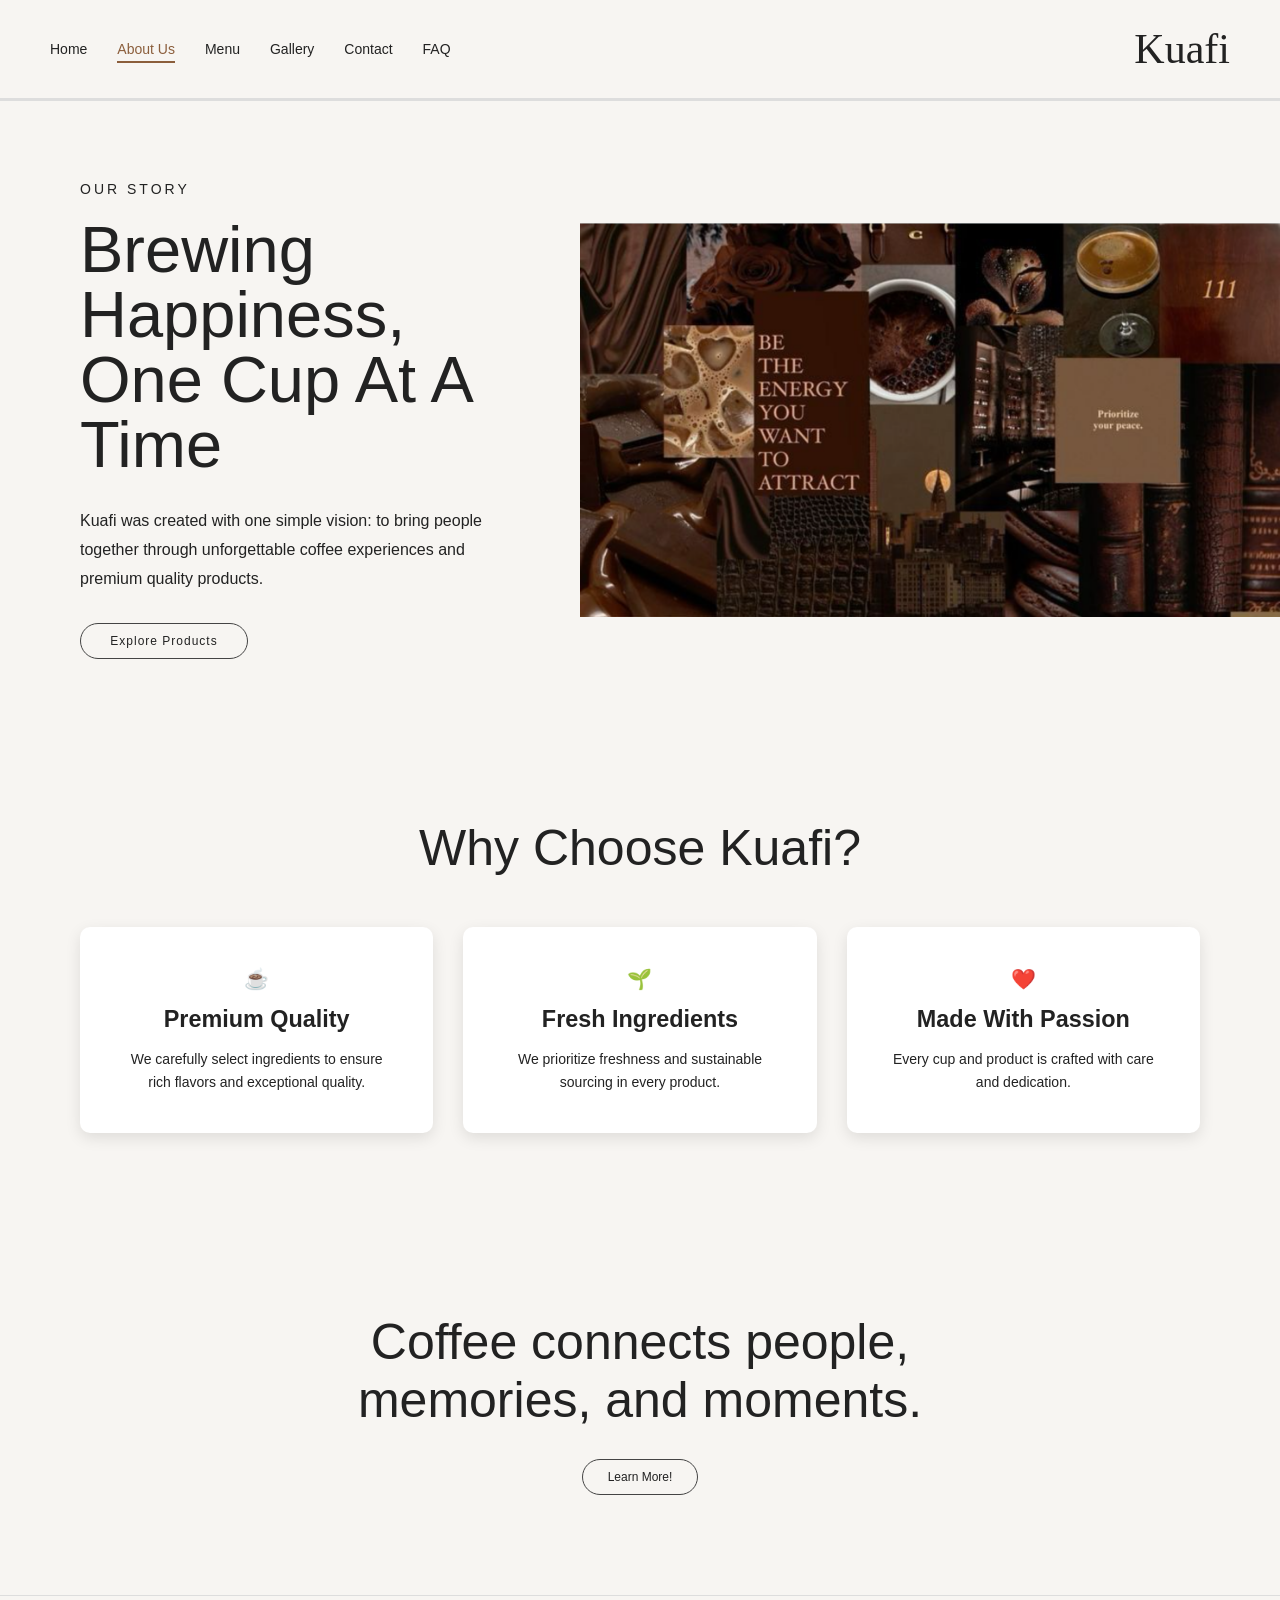
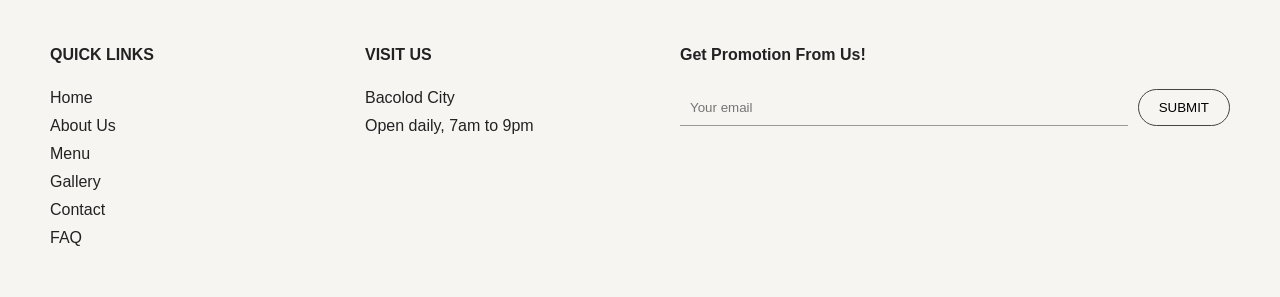
<file: About Us.html>
<!DOCTYPE html>
<html lang="en">
<head>
<meta charset="UTF-8">
<title>About Us - Kuafi</title>
<link rel="stylesheet" href="About Us.css">
</head>

<body>

<header>
    <div class="top-nav">

        <div class="nav">
            <a href="HomePage.html">Home</a>
            <a class="active" href="About Us.html">About Us</a>
            <a href="Services&Products.html">Menu</a>
            <a href="Gallery.html">Gallery</a>
            <a href="Contact Page.html">Contact</a>
            <a href="FAQ.html">FAQ</a>
        </div>

        <div class="logo">Kuafi</div>

    </div>
</header>

<section class="about-hero">

    <div class="about-text">

        <span>OUR STORY</span>

        <h1>
            Brewing Happiness,<br>
            One Cup At A Time
        </h1>

        <p>
            Kuafi was created with one simple vision:
            to bring people together through unforgettable
            coffee experiences and premium quality products.
        </p>

        <a href="Services&Products.html" class="btn">Explore Products</a>

    </div>

    <div class="about-photo">
        <img src="aboutus.png" width="700">
    </div>

</section>

<section class="mission">

    <h2>Why Choose Kuafi?</h2>

    <div class="mission-grid">

        <div class="mission-card">
            ☕
            <h3>Premium Quality</h3>
            <p>
                We carefully select ingredients to ensure
                rich flavors and exceptional quality.
            </p>
        </div>

        <div class="mission-card">
            🌱
            <h3>Fresh Ingredients</h3>
            <p>
                We prioritize freshness and sustainable
                sourcing in every product.
            </p>
        </div>

        <div class="mission-card">
            ❤️
            <h3>Made With Passion</h3>
            <p>
                Every cup and product is crafted with
                care and dedication.
            </p>
        </div>

    </div>

</section>


<section class="bottom-message">

    <h2>
        Coffee connects people,<br>
        memories, and moments.
    </h2>

    <a href="FAQ.html" class="btn">
        Learn More!
    </a>

</section>

<!-- footer -->
<div class="footer">
 
    <div class="footer-column">
        <h4>QUICK LINKS</h4>
        <a href="HomePage.html">Home</a>
        <a href="About Us.html">About Us</a>
        <a href="Services&Products.html">Menu</a>
        <a href="Gallery.html">Gallery</a>
        <a href="Contact Page.html">Contact</a>
        <a href="FAQ.html">FAQ</a>
    </div>
 
    <div class="footer-column">
        <h4>VISIT US</h4>
        <p>Bacolod City</p>
        <p>Open daily, 7am to 9pm</p>
    </div>
 
    <div class="footer-column newsletter">
        <h4>Get Promotion From Us!</h4>
        <form>
            <input type="email" placeholder="Your email">
            <button type="submit">SUBMIT</button>
        </form>
    </div>
 
</div>

</body>
</html>
</file>
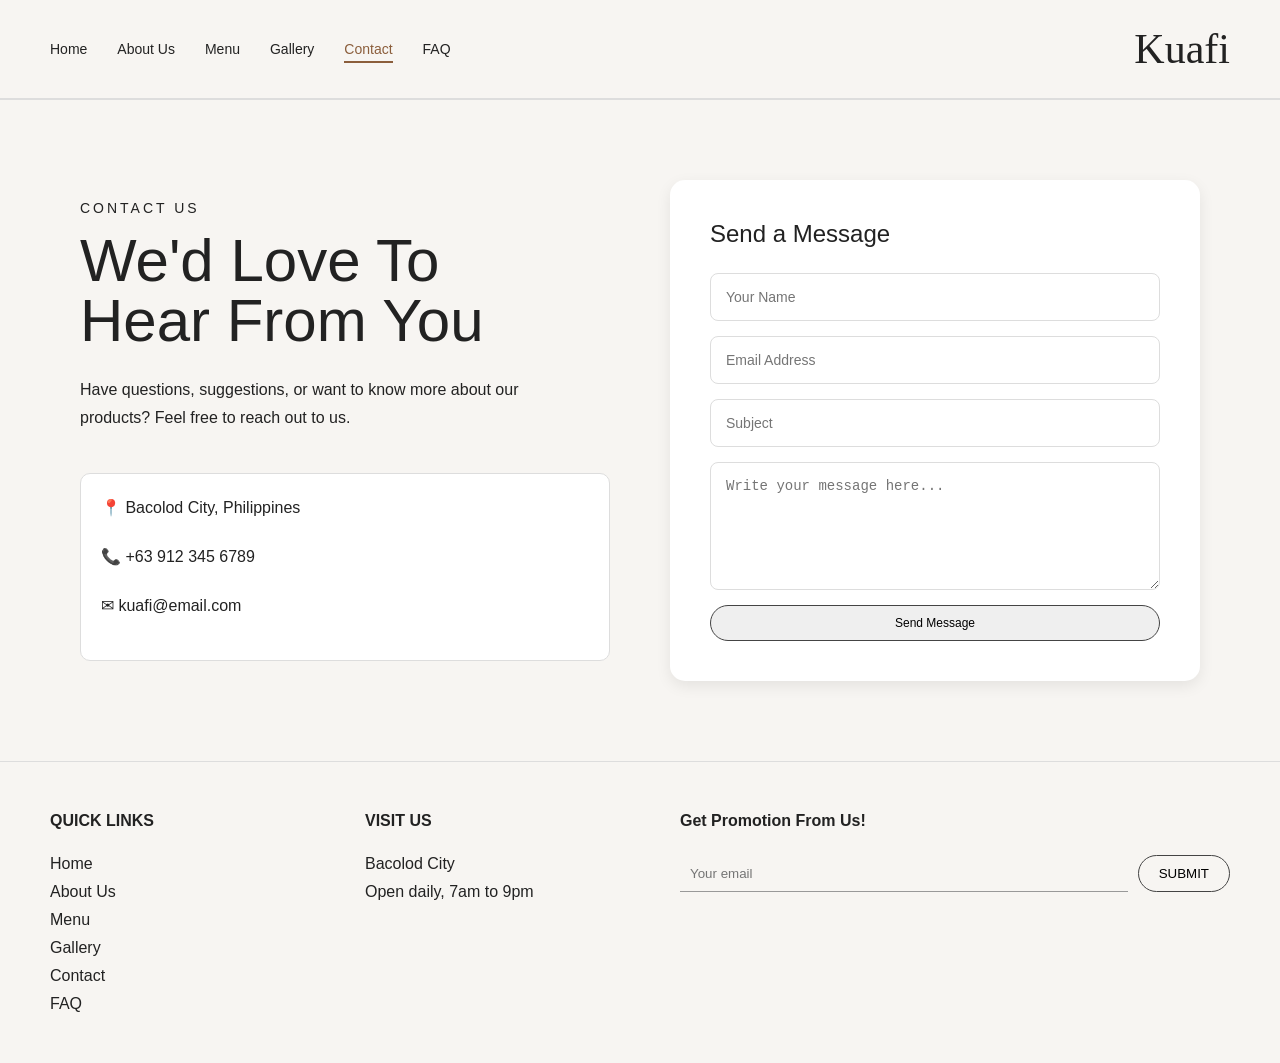
<file: Contact Page.html>
<!DOCTYPE html>
<html lang="en">
<head>
<meta charset="UTF-8">
<title>Contact Us - Kuafi</title>
<link rel="stylesheet" href="Contact Page.css">
</head>

<body>

<header>

    <div class="top-nav">

        <div class="nav">
            <a href="HomePage.html">Home</a>
            <a href="About Us.html">About Us</a>
            <a href="Services&Products.html">Menu</a>
            <a href="Gallery.html">Gallery</a>
            <a class="active" href="Contact Page.html">Contact</a>
            <a href="FAQ.html">FAQ</a>
        </div>

        <div class="logo">
            Kuafi
        </div>

    </div>

</header>

<section class="contact-section">

    <div class="contact-info">

        <span>CONTACT US</span>

        <h1>
            We'd Love To<br>
            Hear From You
        </h1>

        <p>
            Have questions, suggestions, or want to know more
            about our products? Feel free to reach out to us.
        </p>

        <div class="info-box">
            <p>📍 Bacolod City, Philippines</p>
            <p>📞 +63 912 345 6789</p>
            <p>✉ kuafi@email.com</p>
        </div>

    </div>


    <div class="contact-form">

        <h2>Send a Message</h2>

        <form>

            <input type="text" placeholder="Your Name" required>

            <input type="email" placeholder="Email Address" required>

            <input type="text" placeholder="Subject" required>

            <textarea placeholder="Write your message here..." rows="6"></textarea>

            <button type="submit" class="btn">
                Send Message
            </button>

        </form>

    </div>

</section>

<!-- footer -->
<div class="footer">
 
    <div class="footer-column">
        <h4>QUICK LINKS</h4>
        <a href="HomePage.html">Home</a>
        <a href="About Us.html">About Us</a>
        <a href="Services&Products.html">Menu</a>
        <a href="Gallery.html">Gallery</a>
        <a href="Contact Page.html">Contact</a>
        <a href="FAQ.html">FAQ</a>
    </div>
 
    <div class="footer-column">
        <h4>VISIT US</h4>
        <p>Bacolod City</p>
        <p>Open daily, 7am to 9pm</p>
    </div>
 
    <div class="footer-column newsletter">
        <h4>Get Promotion From Us!</h4>
        <form>
            <input type="email" placeholder="Your email">
            <button type="submit">SUBMIT</button>
        </form>
    </div>
 
</div>

</body>
</html>
</file>
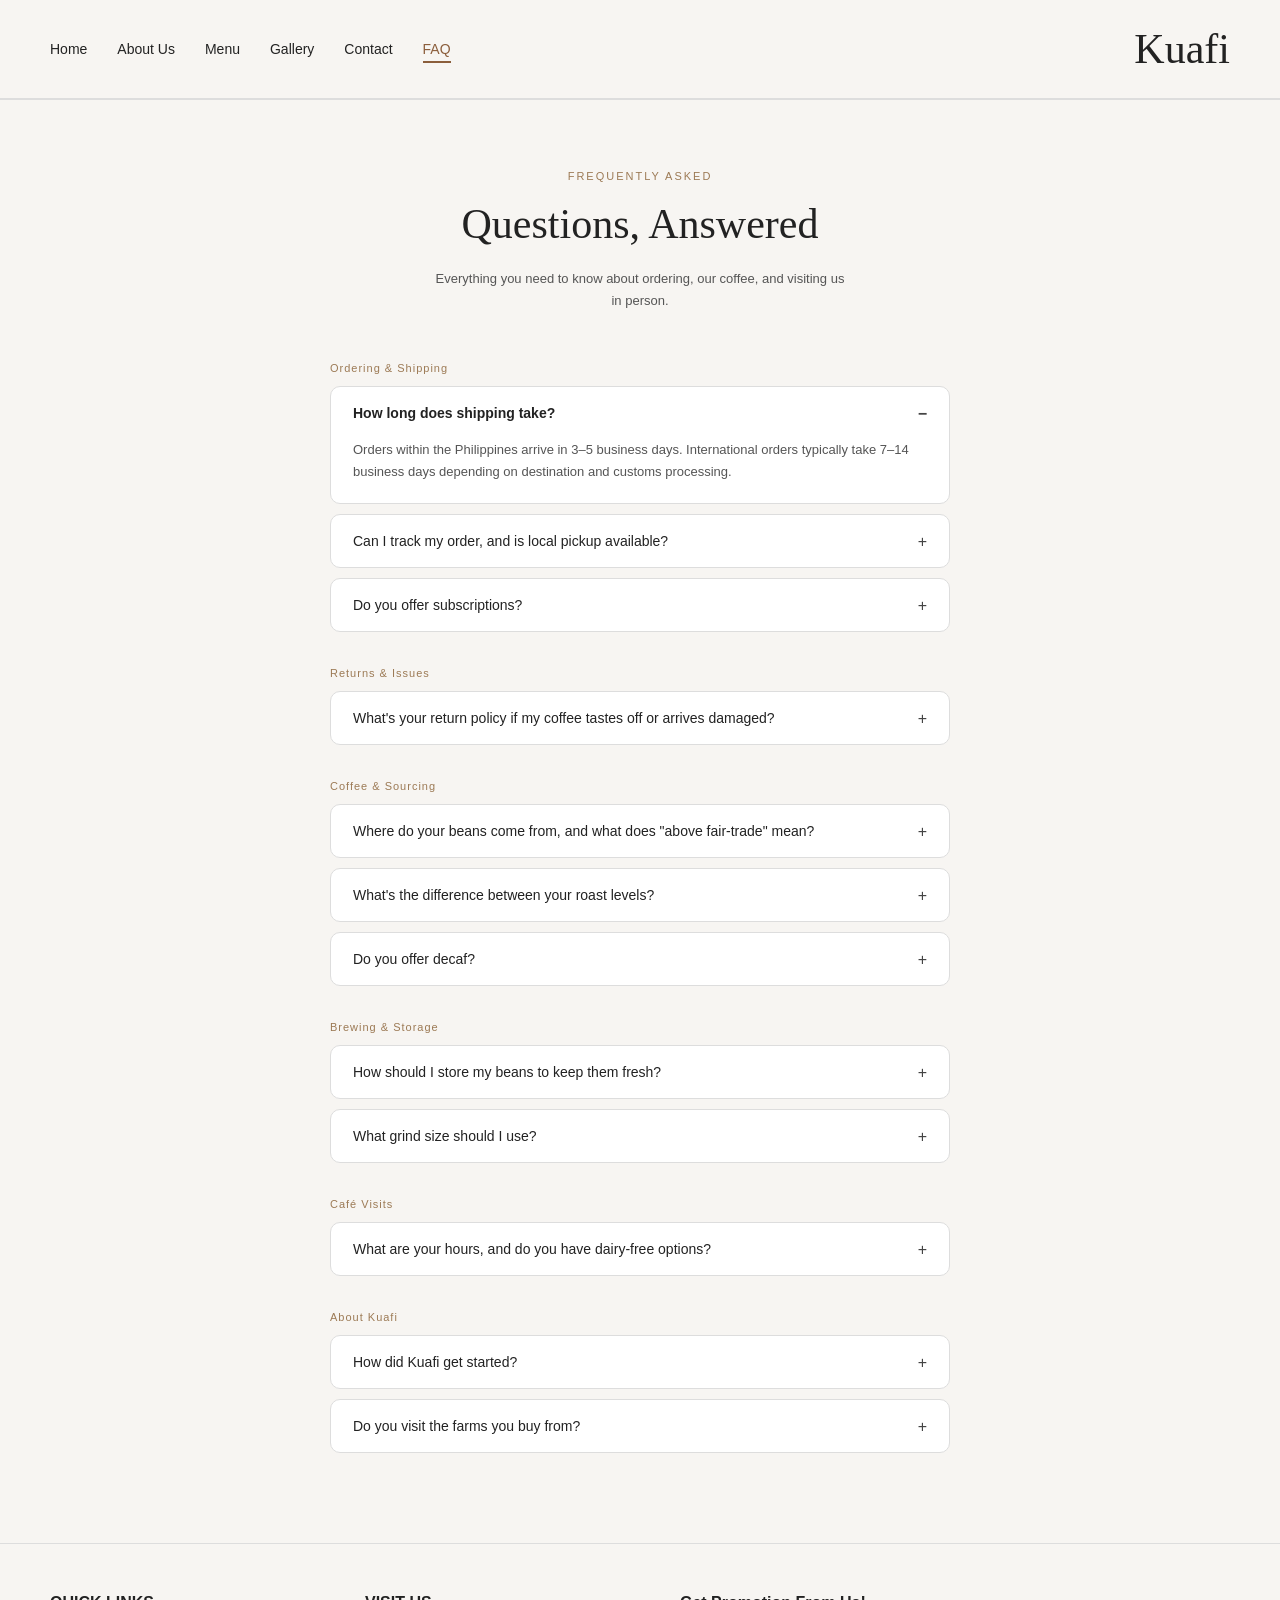
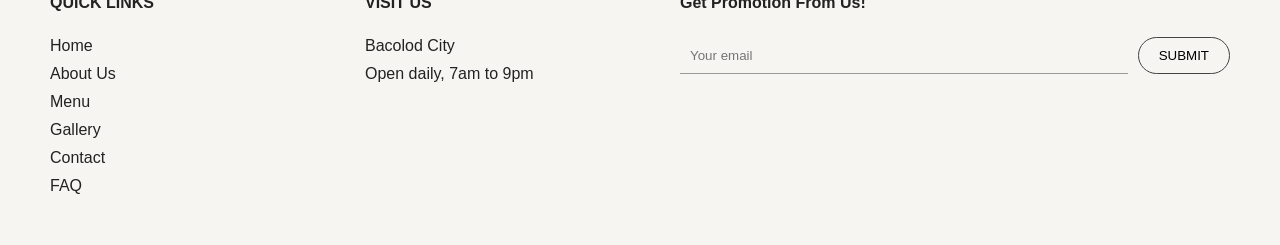
<file: FAQ.html>
<!DOCTYPE html>
<html lang="en">
<head>
    <meta charset="UTF-8">
    <title>Kuafi — FAQ</title>
    <link rel="stylesheet" href="FAQ.css">
</head>

<body>

<header>
    <div class="topnav">

        <div class="nav">
            <a href="HomePage.html">Home</a>
            <a href="About Us.html">About Us</a>
            <a href="Services&Products.html">Menu</a>
            <a href="Gallery.html">Gallery</a>
            <a href="Contact Page.html">Contact</a>
            <a class="active" href="FAQ.html">FAQ</a>
        </div>

        <div class="logo">Kuafi</div>

    </div>
</header>

<div class="faq-intro">
    <span class="eyebrow">FREQUENTLY ASKED</span>
    <h1>Questions, Answered</h1>
    <p>Everything you need to know about ordering, our coffee, and visiting us in person.</p>
</div>

<div class="faq">

    <span class="faq-category">Ordering &amp; Shipping</span>

    <div class="faq-item">
        <input type="checkbox" id="faq1" class="faq-check" checked>
        <label for="faq1" class="faq-question">How long does shipping take?</label>
        <div class="faq-answer">
            <p>Orders within the Philippines arrive in 3–5 business days. International orders typically take 7–14 business days depending on destination and customs processing.</p>
        </div>
    </div>

    <div class="faq-item">
        <input type="checkbox" id="faq2" class="faq-check">
        <label for="faq2" class="faq-question">Can I track my order, and is local pickup available?</label>
        <div class="faq-answer">
            <p>Yes — you'll receive a tracking link by email once your order ships. If you'd rather skip shipping altogether, you can select local pickup at checkout and grab your order from our Bacolod City café.</p>
        </div>
    </div>

    <div class="faq-item">
        <input type="checkbox" id="faq3" class="faq-check">
        <label for="faq3" class="faq-question">Do you offer subscriptions?</label>
        <div class="faq-answer">
            <p>Yes, you can subscribe to receive your favorite roast every 2 or 4 weeks, with the option to pause, swap, or cancel anytime from your account.</p>
        </div>
    </div>

    <span class="faq-category">Returns &amp; Issues</span>

    <div class="faq-item">
        <input type="checkbox" id="faq4" class="faq-check">
        <label for="faq4" class="faq-question">What's your return policy if my coffee tastes off or arrives damaged?</label>
        <div class="faq-answer">
            <p>If a bag arrives damaged or doesn't taste right, reach out within 14 days of delivery and we'll send a replacement or refund — no questions asked. Just include your order number when you contact us.</p>
        </div>
    </div>

    <span class="faq-category">Coffee &amp; Sourcing</span>

    <div class="faq-item">
        <input type="checkbox" id="faq5" class="faq-check">
        <label for="faq5" class="faq-question">Where do your beans come from, and what does "above fair-trade" mean?</label>
        <div class="faq-answer">
            <p>We buy directly from 12 partner farms across several origin regions and pay above standard fair-trade pricing, because we believe the people growing the coffee should share in its value.</p>
        </div>
    </div>

    <div class="faq-item">
        <input type="checkbox" id="faq6" class="faq-check">
        <label for="faq6" class="faq-question">What's the difference between your roast levels?</label>
        <div class="faq-answer">
            <p>Light roasts highlight the bean's natural fruit and acidity, medium roasts balance sweetness with body, and dark roasts lean into deep, chocolatey, low-acid notes. Each bag lists its roast level so you can choose what fits your taste.</p>
        </div>
    </div>

    <div class="faq-item">
        <input type="checkbox" id="faq7" class="faq-check">
        <label for="faq7" class="faq-question">Do you offer decaf?</label>
        <div class="faq-answer">
            <p>Yes, our decaf is naturally water-processed to keep the flavor intact while removing nearly all the caffeine.</p>
        </div>
    </div>

    <span class="faq-category">Brewing &amp; Storage</span>

    <div class="faq-item">
        <input type="checkbox" id="faq8" class="faq-check">
        <label for="faq8" class="faq-question">How should I store my beans to keep them fresh?</label>
        <div class="faq-answer">
            <p>Keep beans in an airtight container, away from light, heat, and moisture. Avoid the fridge or freezer — room temperature in a sealed bag or canister keeps them freshest.</p>
        </div>
    </div>

    <div class="faq-item">
        <input type="checkbox" id="faq9" class="faq-check">
        <label for="faq9" class="faq-question">What grind size should I use?</label>
        <div class="faq-answer">
            <p>Coarse for French press, medium for drip or pour-over, and fine for espresso. If you're unsure, we're happy to grind your bag to order — just let us know your brew method.</p>
        </div>
    </div>

    <span class="faq-category">Café Visits</span>

    <div class="faq-item">
        <input type="checkbox" id="faq10" class="faq-check">
        <label for="faq10" class="faq-question">What are your hours, and do you have dairy-free options?</label>
        <div class="faq-answer">
            <p>We're open daily from 7am to 9pm in Bacolod City. Oat, soy, and almond milk are all available at no extra charge.</p>
        </div>
    </div>

    <span class="faq-category">About Kuafi</span>

    <div class="faq-item">
        <input type="checkbox" id="faq11" class="faq-check">
        <label for="faq11" class="faq-question">How did Kuafi get started?</label>
        <div class="faq-answer">
            <p>Kuafi started in a garage with a secondhand roaster and a stubborn belief that good coffee shouldn't need a translator. We've roasted in small batches ever since.</p>
        </div>
    </div>

    <div class="faq-item">
        <input type="checkbox" id="faq12" class="faq-check">
        <label for="faq12" class="faq-question">Do you visit the farms you buy from?</label>
        <div class="faq-answer">
            <p>We do — our sourcing lead visits partner farms regularly to build direct relationships and make sure the beans we buy meet our standards from the ground up.</p>
        </div>
    </div>

</div>

<div class="footer">
 
    <div class="footer-column">
        <h4>QUICK LINKS</h4>
        <a href="HomePage.html">Home</a>
        <a href="About Us.html">About Us</a>
        <a href="Services&Products.html">Menu</a>
        <a href="Gallery.html">Gallery</a>
        <a href="Contact Page.html">Contact</a>
        <a href="FAQ.html">FAQ</a>
    </div>
 
    <div class="footer-column">
        <h4>VISIT US</h4>
        <p>Bacolod City</p>
        <p>Open daily, 7am to 9pm</p>
    </div>
 
    <div class="footer-column newsletter">
        <h4>Get Promotion From Us!</h4>
        <form>
            <input type="email" placeholder="Your email">
            <button type="submit">SUBMIT</button>
        </form>
    </div>
 
</div>

</body>
</html>
</file>
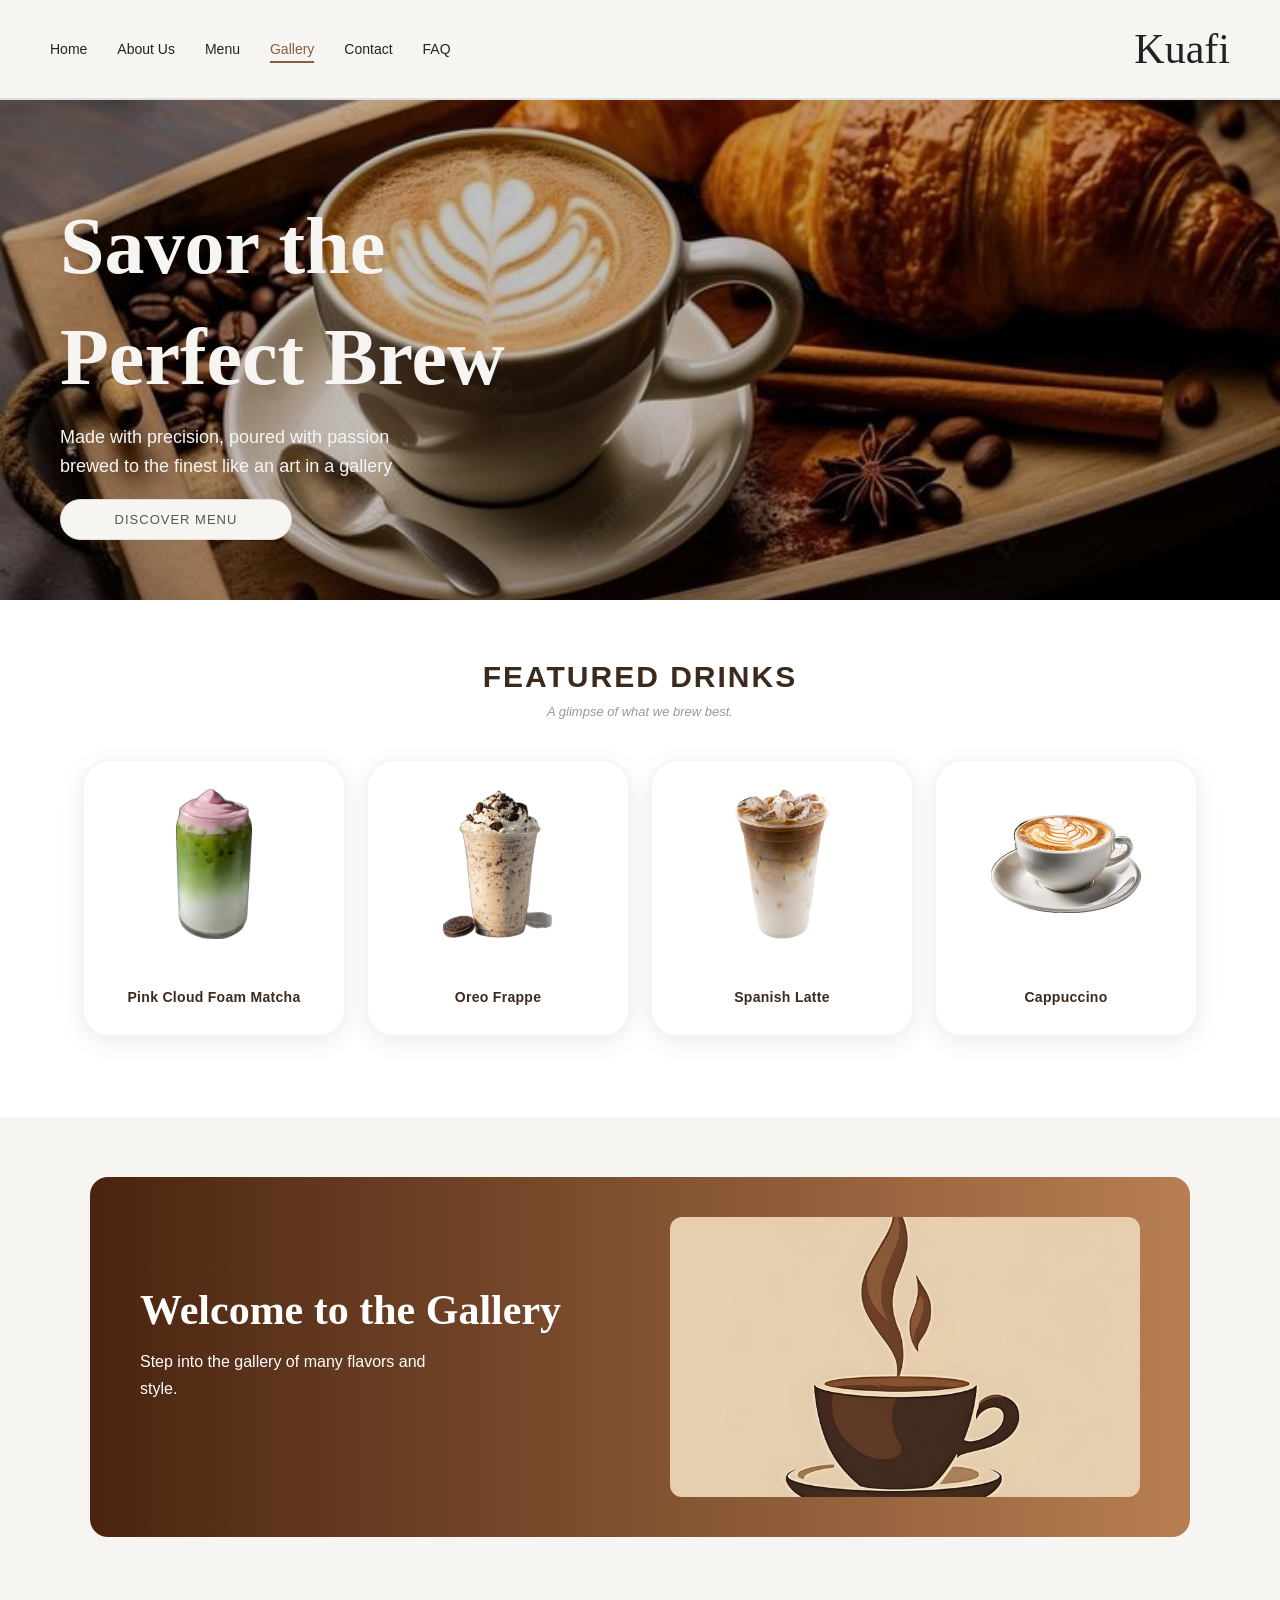
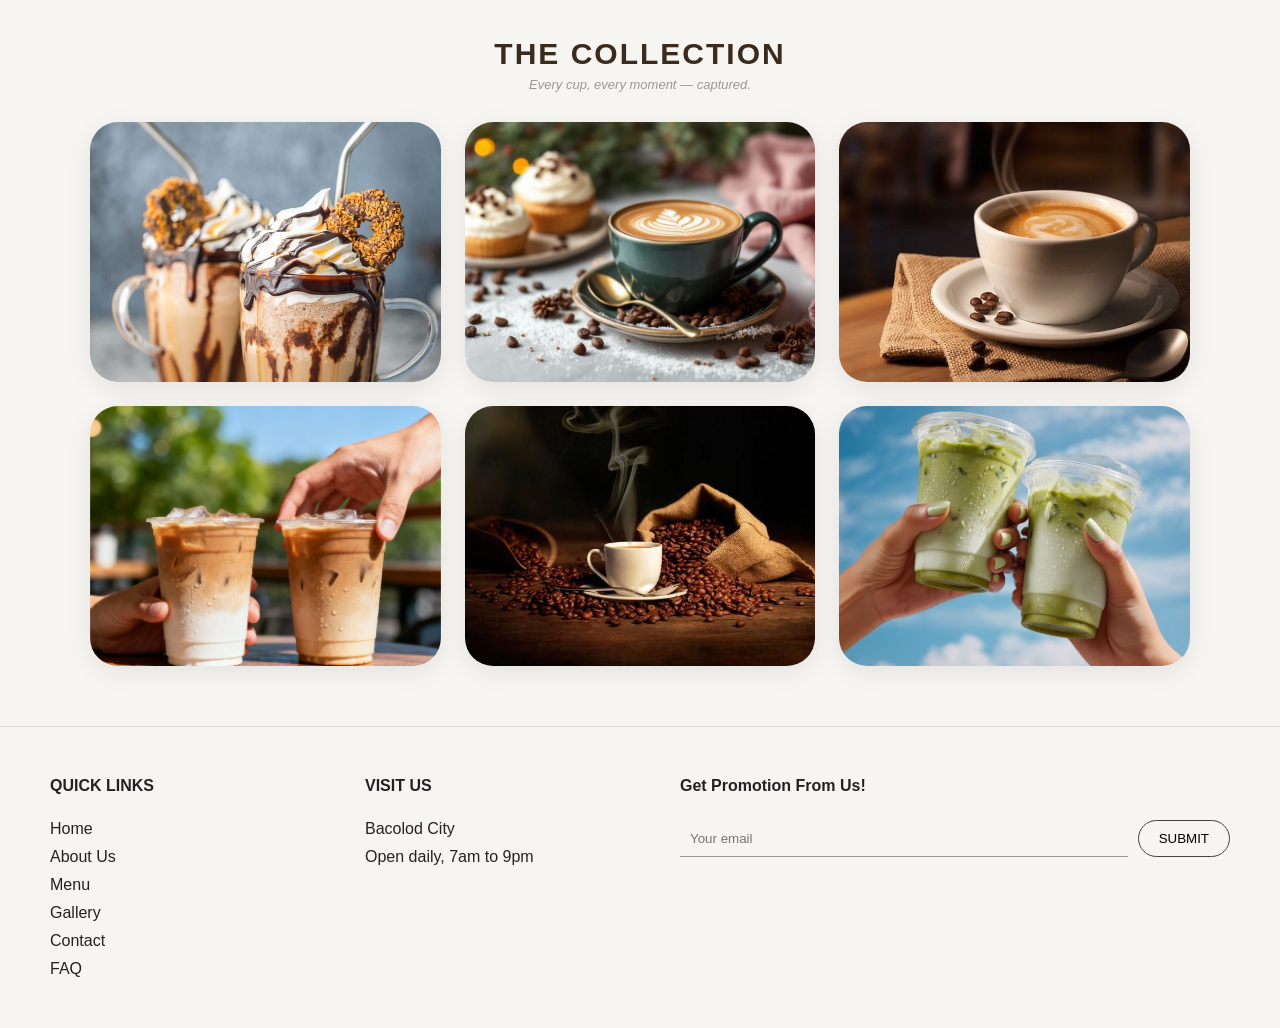
<file: Gallery.html>
<!DOCTYPE html>
<html lang="en">
<head>
    <meta charset="UTF-8">
    <title>Gallery</title>
    <link rel="stylesheet" href="Gallery.css">
</head>

<body>

<header>
    <div class="top-nav">

        <div class="nav">
            <a href="HomePage.html">Home</a>
            <a href="About Us.html">About Us</a>
            <a href="Services&Products.html">Menu</a>
            <a class="active" href="Gallery.html">Gallery</a>
            <a href="Contact Page.html">Contact</a>
            <a href="FAQ.html">FAQ</a>
        </div>

        <div class="logo">Kuafi</div>

    </div>
</header>

<div class="contents">

<div class="contents-overlay"></div>

    <div class="last-contents">
        
        <h1>Savor the</h1> 
        <h1>Perfect Brew</h1>

        <p class="caption">
            Made with precision, poured with passion<br>
            brewed to the finest like an art in a gallery  
        </p> 
        
        <br>

    <button class="pindot-2" onclick="location.href='Services&Products.html'">DISCOVER MENU</button>

    </div>

</div>

<div class="bestsellers">
    <h2>Featured Drinks</h2>
    <p class="sectionsub">A glimpse of what we brew best.</p>

    <div class="bestitems">
        <div class="bestitem">
            <div class="drinkimg">
                <img src="cloud.png">
            </div>
            <h4>Pink Cloud Foam Matcha</h4>
        </div>

        <div class="bestitem">
            <div class="drinkimg">
                <img src="oreo.png">
            </div>
            <h4>Oreo Frappe</h4>
        </div>

        <div class="bestitem">
            <div class="drinkimg">
                <img src="spanish.png">
            </div>
            <h4>Spanish Latte</h4>
        </div>

        <div class="bestitem">
            <div class="drinkimg">
                <img src="cap.png">
            </div>
            <h4>Cappuccino</h4>
        </div>
    </div>
</div>

<div class="contents2">
    <div class="control2">
        <h1>Welcome to the Gallery</h1>
        <p>Step into the gallery of many flavors and style.</p>
    </div>

    <div class="galleryimage">
        <img src="logo.jpg" alt="Gallery Coffee">
    </div>
</div>

<div class="collectionsection">
    <h2>The Collection</h2>
    <p>Every cup, every moment — captured.</p>

    <div class="collectiongrid">
        <div class="collectioncard"><img src="pic1.jpg"></div>
        <div class="collectioncard"><img src="pic2.jpg"></div>
        <div class="collectioncard"><img src="pic3.jpg"></div>
        <div class="collectioncard"><img src="pic4.jpg"></div>
        <div class="collectioncard"><img src="pic5.jpg"></div>
        <div class="collectioncard"><img src="pic6.jpg"></div>
    </div>
</div>
 
<div class="footer">
 
    <div class="footer-column">
        <h4>QUICK LINKS</h4>
        <a href="HomePage.html">Home</a>
        <a href="About Us.html">About Us</a>
        <a href="Services&Products.html">Menu</a>
        <a href="Gallery.html">Gallery</a>
        <a href="Contact Page.html">Contact</a>
        <a href="FAQ.html">FAQ</a>
    </div>
 
    <div class="footer-column">
        <h4>VISIT US</h4>
        <p>Bacolod City</p>
        <p>Open daily, 7am to 9pm</p>
    </div>
 
    <div class="footer-column newsletter">
        <h4>Get Promotion From Us!</h4>
        <form>
            <input type="email" placeholder="Your email">
            <button type="submit">SUBMIT</button>
        </form>
    </div>
 
</div>

</body>
</html>
</file>
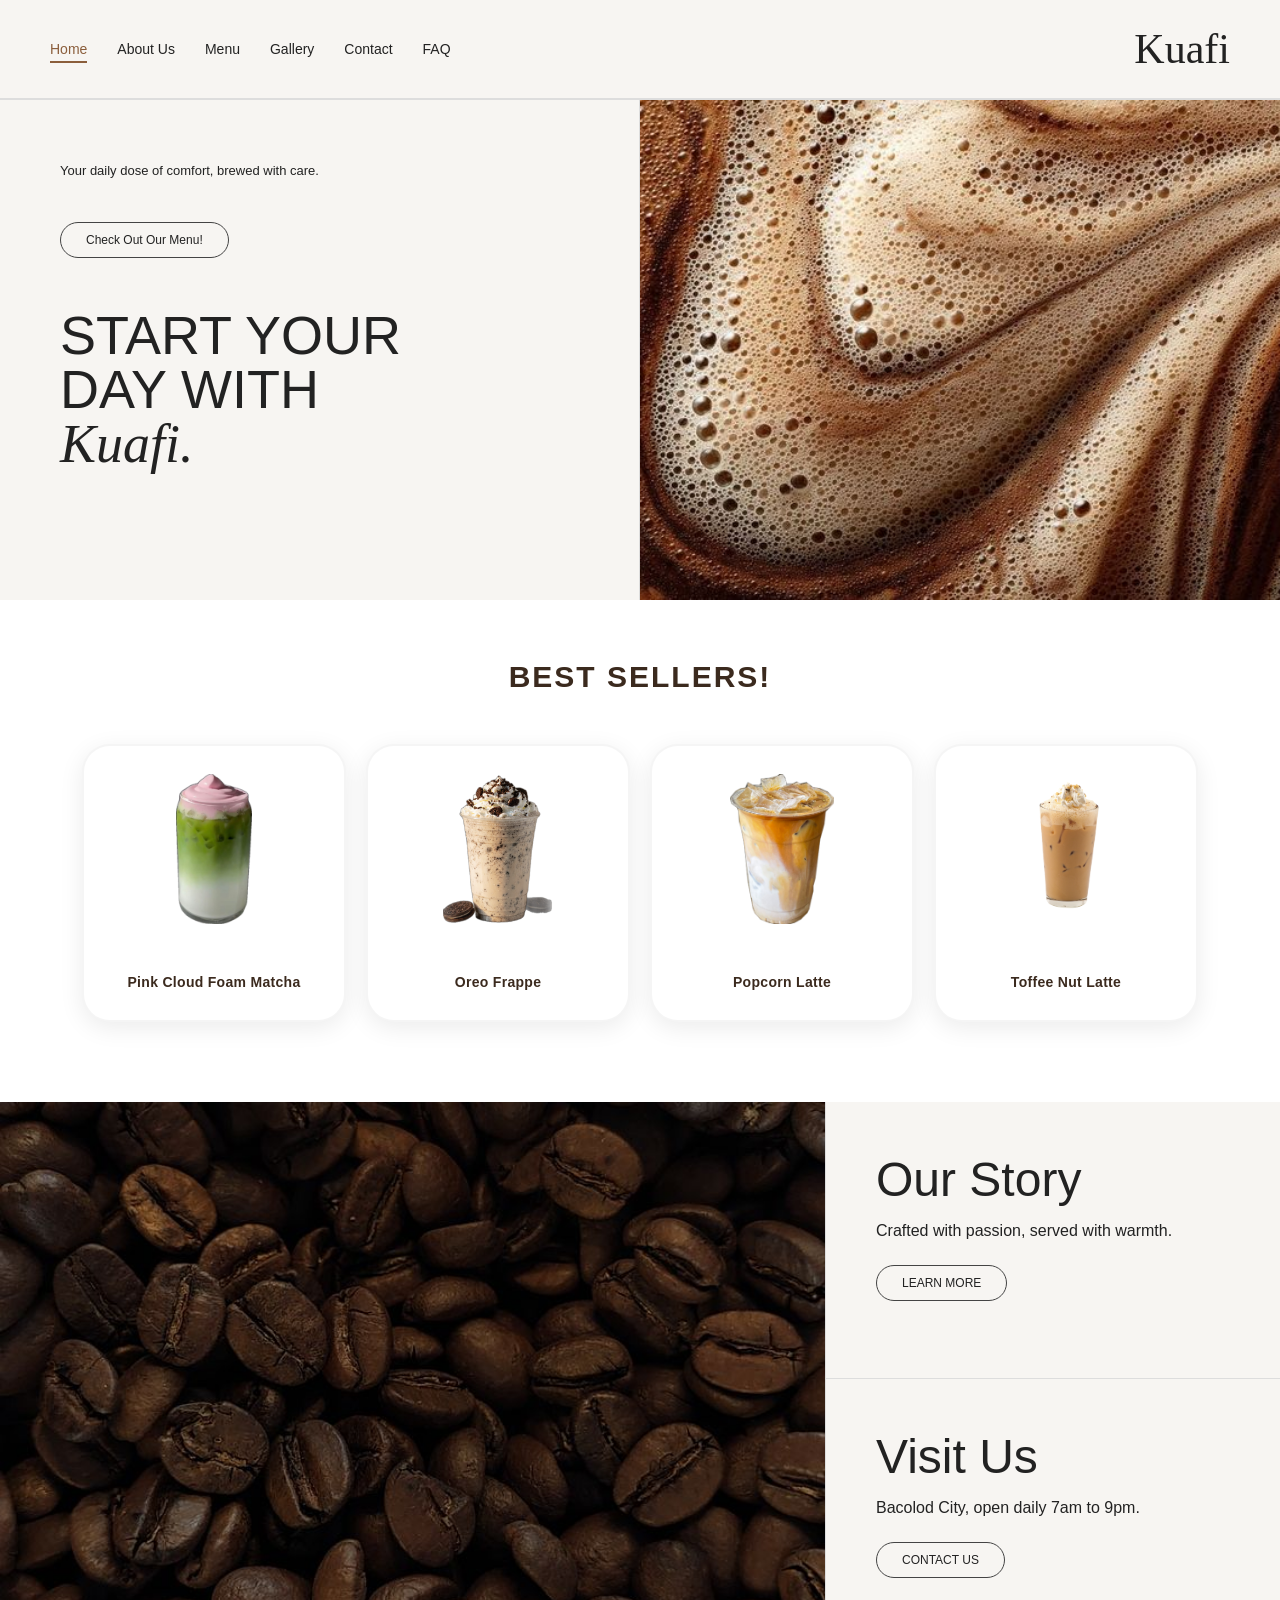
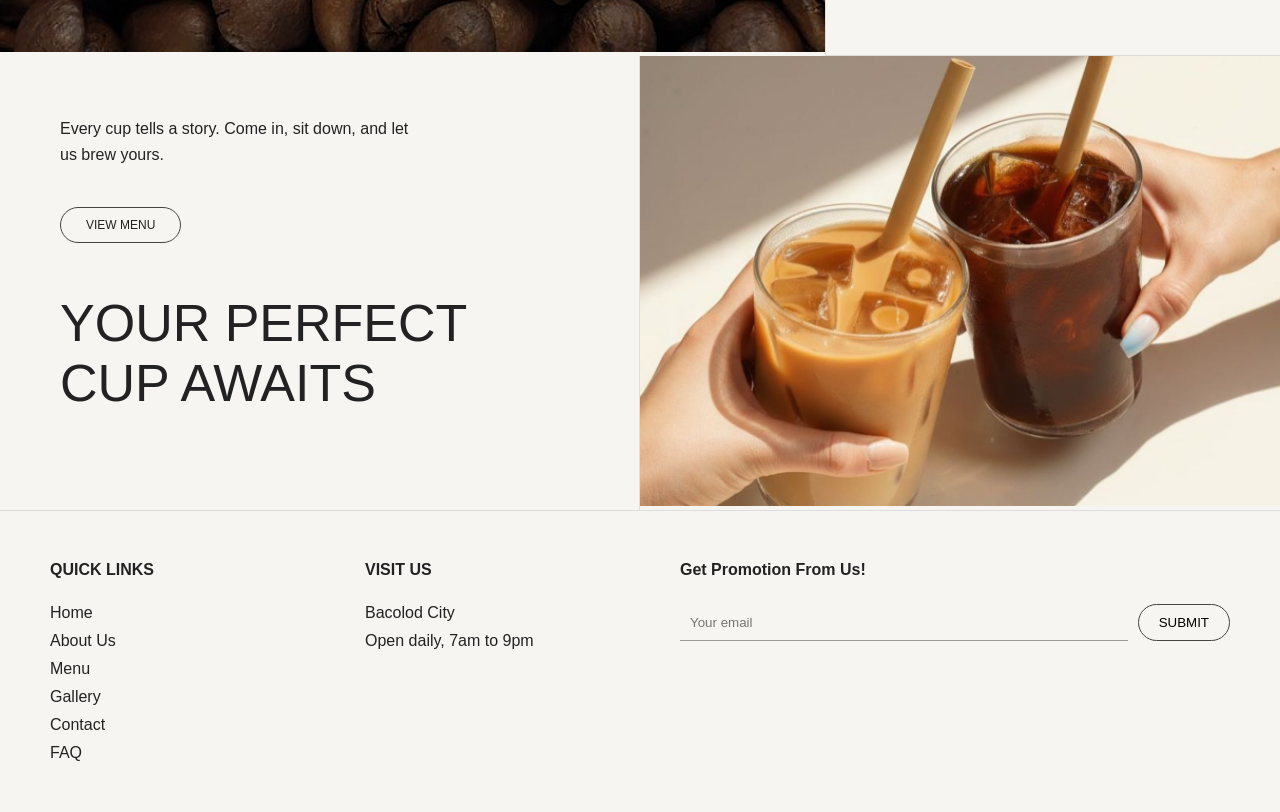
<file: HomePage.html>
<!DOCTYPE html>
<html lang="en">
<head>
    <meta charset="UTF-8">
    <title>Kuafi Homepage</title>
    <link rel="stylesheet" href="HomePage.css">
</head>

<body>

<header>
    <div class="top-nav">

        <div class="nav">
            <a class="active" href="HomePage.html">Home</a>
            <a href="About Us.html">About Us</a>
            <a href="Services&Products.html">Menu</a>
            <a href="Gallery.html">Gallery</a>
            <a href="Contact Page.html">Contact</a>
            <a href="FAQ.html">FAQ</a>
        </div>

        <div class="logo">Kuafi</div>

    </div>
</header>

<div class="hero-grid">

    <div class="hero-text">

        <p>
        Your daily dose of comfort, brewed with care.
        </p>

        <a href="Services&Products.html" class="btn">Check Out Our Menu!</a>

        <h1>
        START YOUR<br>
        DAY WITH<br>
        <span>Kuafi.</span>
        </h1>

    </div>

    <div class="hero-image">
        <img src="kofi.jpg">
    </div>

</div>

<div class="bestsellers">

    <h2>Best Sellers!</h2>

    <div class="bestitems">
 
        <div class="bestitem">
            <div class="drinkimg">
                <img src="cloud.png">
            </div>        
            <h4>Pink Cloud Foam Matcha</h4>
        </div>
 
        <div class="bestitem">
            <div class="drinkimg">
                <img src="oreo.png">
            </div>
            <h4>Oreo Frappe</h4>
        </div>
 
        <div class="bestitem">
            <div class="drinkimg">
                <img src="popcorn.png">
            </div>
            <h4>Popcorn Latte</h4>
        </div>
 
        <div class="bestitem">
            <div class="drinkimg">
                <img src="toffee.png">
            </div>
            <h4>Toffee Nut Latte</h4>
        </div>
 
    </div>
</div>

<div class="feature-grid">

    <div class="feature-image">
        <img src="kofi1.jpg">
    </div>

    <div class="feature-content">

        <div class="feature-box">
            <h2>Our Story</h2>
            <p>Crafted with passion, served with warmth.</p>
            <a href="About Us.html" class="btn">LEARN MORE</a>
        </div>

        <div class="feature-box">
            <h2>Visit Us</h2>
            <p>Bacolod City, open daily 7am to 9pm.</p>
            <a href="Contact Page.html" class="btn">CONTACT US</a>
        </div>

    </div>

</div>

<div class="cta-grid">

    <div class="cta-text">

        <p>Every cup tells a story. Come in, sit down, and let us brew yours.</p>

        <a href="Services&Products.html" class="btn">VIEW MENU</a>

        <h2>
            YOUR PERFECT<br>
            CUP AWAITS
        </h2>

    </div>

    <div class="cta-image">
        <img src="kofi2.webp">
    </div>

</div>

<!-- footer -->
<div class="footer">
 
    <div class="footer-column">
        <h4>QUICK LINKS</h4>
        <a href="HomePage.html">Home</a>
        <a href="About Us.html">About Us</a>
        <a href="Services&Products.html">Menu</a>
        <a href="Gallery.html">Gallery</a>
        <a href="Contact Page.html">Contact</a>
        <a href="FAQ.html">FAQ</a>
    </div>
 
    <div class="footer-column">
        <h4>VISIT US</h4>
        <p>Bacolod City</p>
        <p>Open daily, 7am to 9pm</p>
    </div>
 
    <div class="footer-column newsletter">
        <h4>Get Promotion From Us!</h4>
        <form>
            <input type="email" placeholder="Your email">
            <button type="submit">SUBMIT</button>
        </form>
    </div>
 
</div>

</body>
</html>
</file>
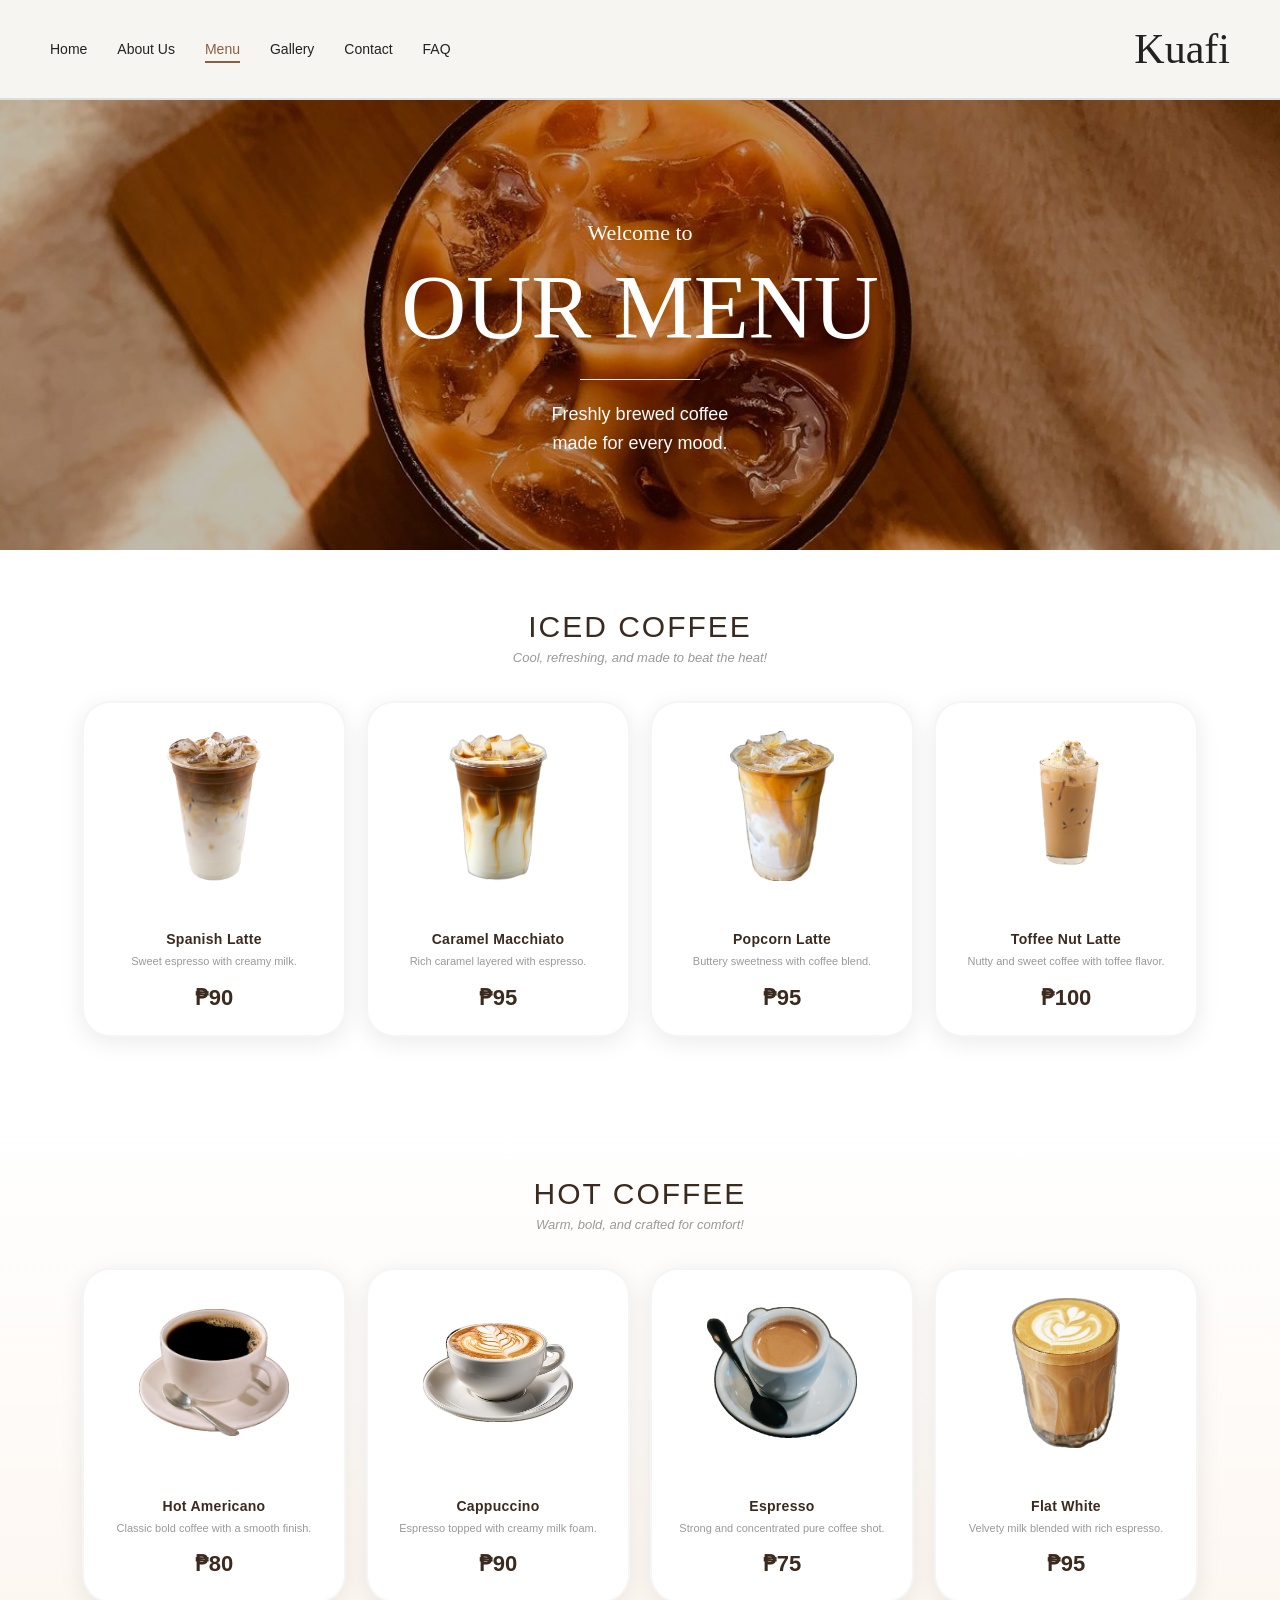
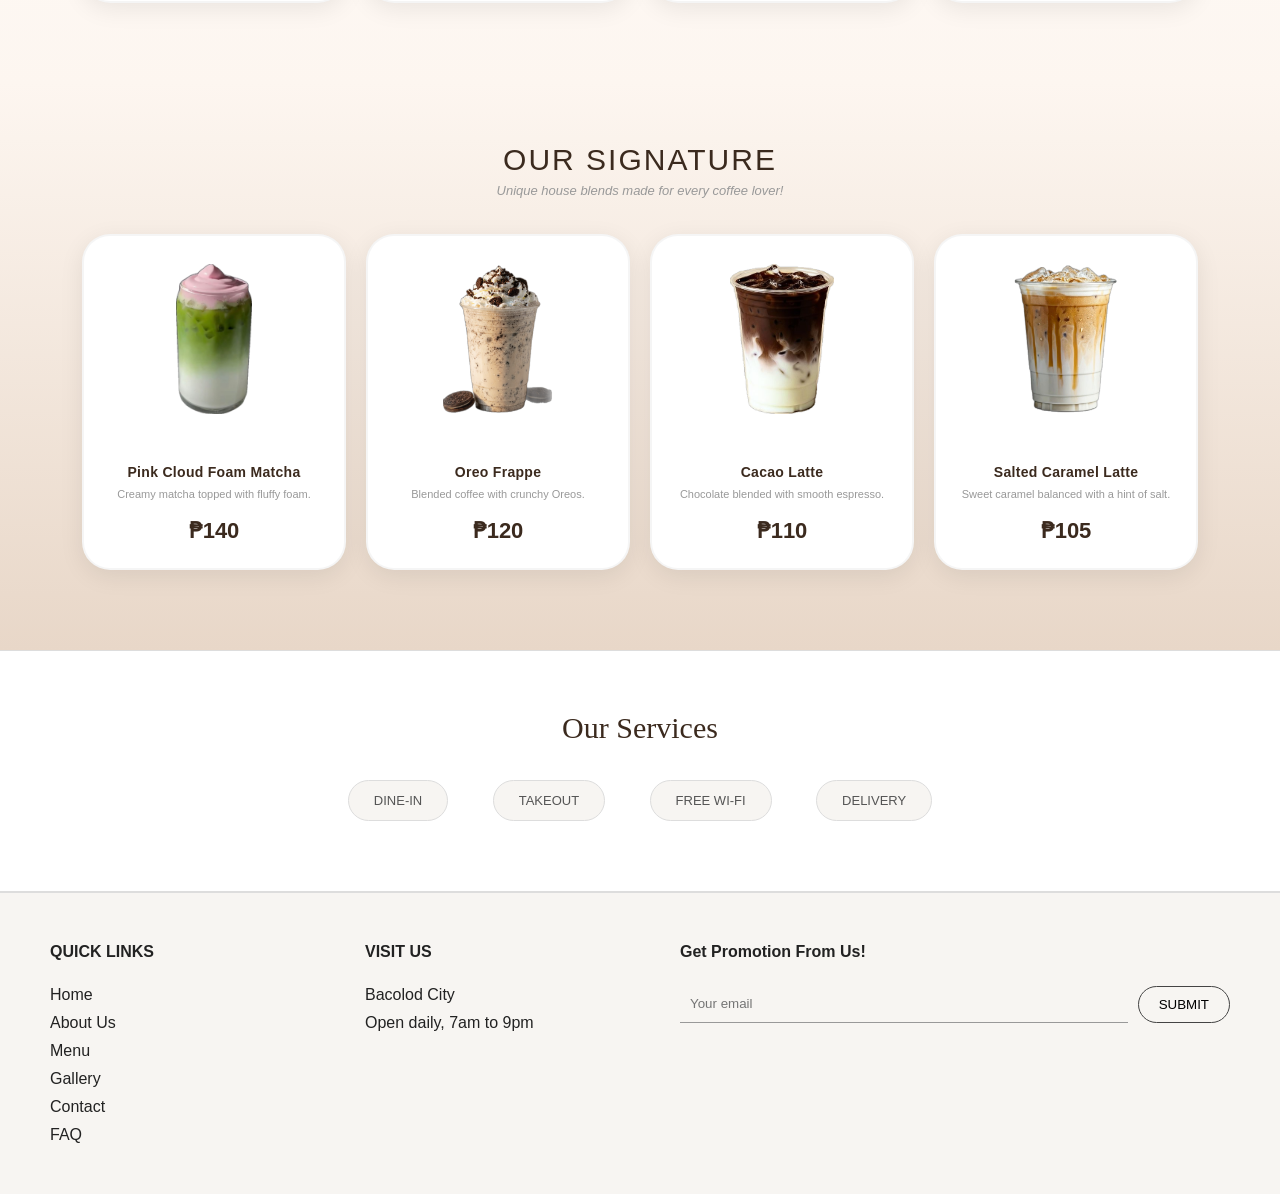
<file: Services&Products.html>
<!DOCTYPE html>
<html lang="en">
<head>
    <meta charset="UTF-8">
    <title>Kuafi Services & Products</title>
    <link rel="stylesheet" href="Services&Products.css">
</head>

<body>

<!-- header -->
<header>
    <div class="topnav">

        <div class="nav">
            <a href="HomePage.html">Home</a>
            <a href="About Us.html">About Us</a>
            <a class="active" href="Services&Products.html">Menu</a>
            <a href="Gallery.html">Gallery</a>
            <a href="Contact Page.html">Contact</a>
            <a href="FAQ.html">FAQ</a>
        </div>

        <div class="logo">Kuafi</div>

    </div>
</header>

<!-- hero -->
<div class="hero">

    <div class="herooverlay"></div>

    <div class="herocontent">
        <p class="welcome">Welcome to</p>

        <h1>OUR MENU</h1>

        <div class="divider"></div>

        <p class="description">
            Freshly brewed coffee<br>
            made for every mood.
        </p>
    </div>

</div>

<!-- iced coffee -->
<div class="menusection">

    <h2>Iced Coffee</h2>
    <p class="sectionsub">Cool, refreshing, and made to beat the heat!</p>

    <div class="menuitems">
 
        <div class="menuitem">
            <div class="drinkimg">
                <img src="spanish.png">
            </div>        
            <h4>Spanish Latte</h4>
            <p class="itemdesc">Sweet espresso with creamy milk.</p>
            <p class="itemprice">₱90</p>
        </div>
 
        <div class="menuitem">
            <div class="drinkimg">
                <img src="carmac.png">
            </div>
            <h4>Caramel Macchiato</h4>
            <p class="itemdesc">Rich caramel layered with espresso.</p>
            <p class="itemprice">₱95</p>
        </div>
 
        <div class="menuitem">
            <div class="drinkimg">
                <img src="popcorn.png">
            </div>
            <h4>Popcorn Latte</h4>
            <p class="itemdesc">Buttery sweetness with coffee blend.</p>
            <p class="itemprice">₱95</p>
        </div>
 
        <div class="menuitem">
            <div class="drinkimg">
                <img src="toffee.png">
            </div>
            <h4>Toffee Nut Latte</h4>
            <p class="itemdesc">Nutty and sweet coffee with toffee flavor.</p>
            <p class="itemprice">₱100</p>
        </div>
 
    </div>
</div>

<!-- hot coffee -->
<div class="menusection hotsection">

    <h2>Hot Coffee</h2>
    <p class="sectionsub">Warm, bold, and crafted for comfort!</p>

    <div class="menuitems">
 
        <div class="menuitem">
            <div class="drinkimg">
                <img src="americano.png">
            </div>
            <h4>Hot Americano</h4>
            <p class="itemdesc">Classic bold coffee with a smooth finish.</p>
            <p class="itemprice">₱80</p>
        </div>
 
        <div class="menuitem">
            <div class="drinkimg">
                <img src="cap.png">
            </div>
            <h4>Cappuccino</h4>
            <p class="itemdesc">Espresso topped with creamy milk foam.</p>
            <p class="itemprice">₱90</p>
        </div>
 
        <div class="menuitem">
            <div class="drinkimg">
                <img src="espresso.png">
            </div>
            <h4>Espresso</h4>
            <p class="itemdesc">Strong and concentrated pure coffee shot.</p>
            <p class="itemprice">₱75</p>
        </div>
 
        <div class="menuitem">
            <div class="drinkimg">
                <img src="flat.png">
            </div>
            <h4>Flat White</h4>
            <p class="itemdesc">Velvety milk blended with rich espresso.</p>
            <p class="itemprice">₱95</p>
        </div>
 
    </div>
</div>

<!-- signature -->
<div class="menusection signaturesection">

    <h2>Our Signature</h2>
    <p class="sectionsub">Unique house blends made for every coffee lover!</p>

    <div class="menuitems">
 
        <div class="menuitem">
            <div class="drinkimg">
                <img src="cloud.png">
            </div>
            <h4>Pink Cloud Foam Matcha</h4>
            <p class="itemdesc">Creamy matcha topped with fluffy foam.</p>
            <p class="itemprice">₱140</p>
        </div>
 
        <div class="menuitem">
            <div class="drinkimg">
                <img src="oreo.png">
            </div>
            <h4>Oreo Frappe</h4>
            <p class="itemdesc">Blended coffee with crunchy Oreos.</p>
            <p class="itemprice">₱120</p>
        </div>
 
        <div class="menuitem">
            <div class="drinkimg">
                <img src="cacao.png">
            </div>
            <h4>Cacao Latte</h4>
            <p class="itemdesc">Chocolate blended with smooth espresso.</p>
            <p class="itemprice">₱110</p>
        </div>
 
        <div class="menuitem">
            <div class="drinkimg">
                <img src="salt.png">
            </div>
            <h4>Salted Caramel Latte</h4>
            <p class="itemdesc">Sweet caramel balanced with a hint of salt.</p>
            <p class="itemprice">₱105</p>
        </div>
 
    </div>
</div>

<!-- services -->
<div class="services">

    <h2>Our Services</h2>
    <p>DINE-IN</p>
    <p>TAKEOUT</p>
    <p>FREE WI-FI</p>
    <p>DELIVERY</p>

</div>

<!-- footer -->
<div class="footer">
 
    <div class="footer-column">
        <h4>QUICK LINKS</h4>
        <a href="HomePage.html">Home</a>
        <a href="About Us.html">About Us</a>
        <a href="Services&Products.html">Menu</a>
        <a href="Gallery.html">Gallery</a>
        <a href="Contact Page.html">Contact</a>
        <a href="FAQ.html">FAQ</a>
    </div>
 
    <div class="footer-column">
        <h4>VISIT US</h4>
        <p>Bacolod City</p>
        <p>Open daily, 7am to 9pm</p>
    </div>
 
    <div class="footer-column newsletter">
        <h4>Get Promotion From Us!</h4>
        <form>
            <input type="email" placeholder="Your email">
            <button type="submit">SUBMIT</button>
        </form>
    </div>

</div>

</body>
</html>
</file>
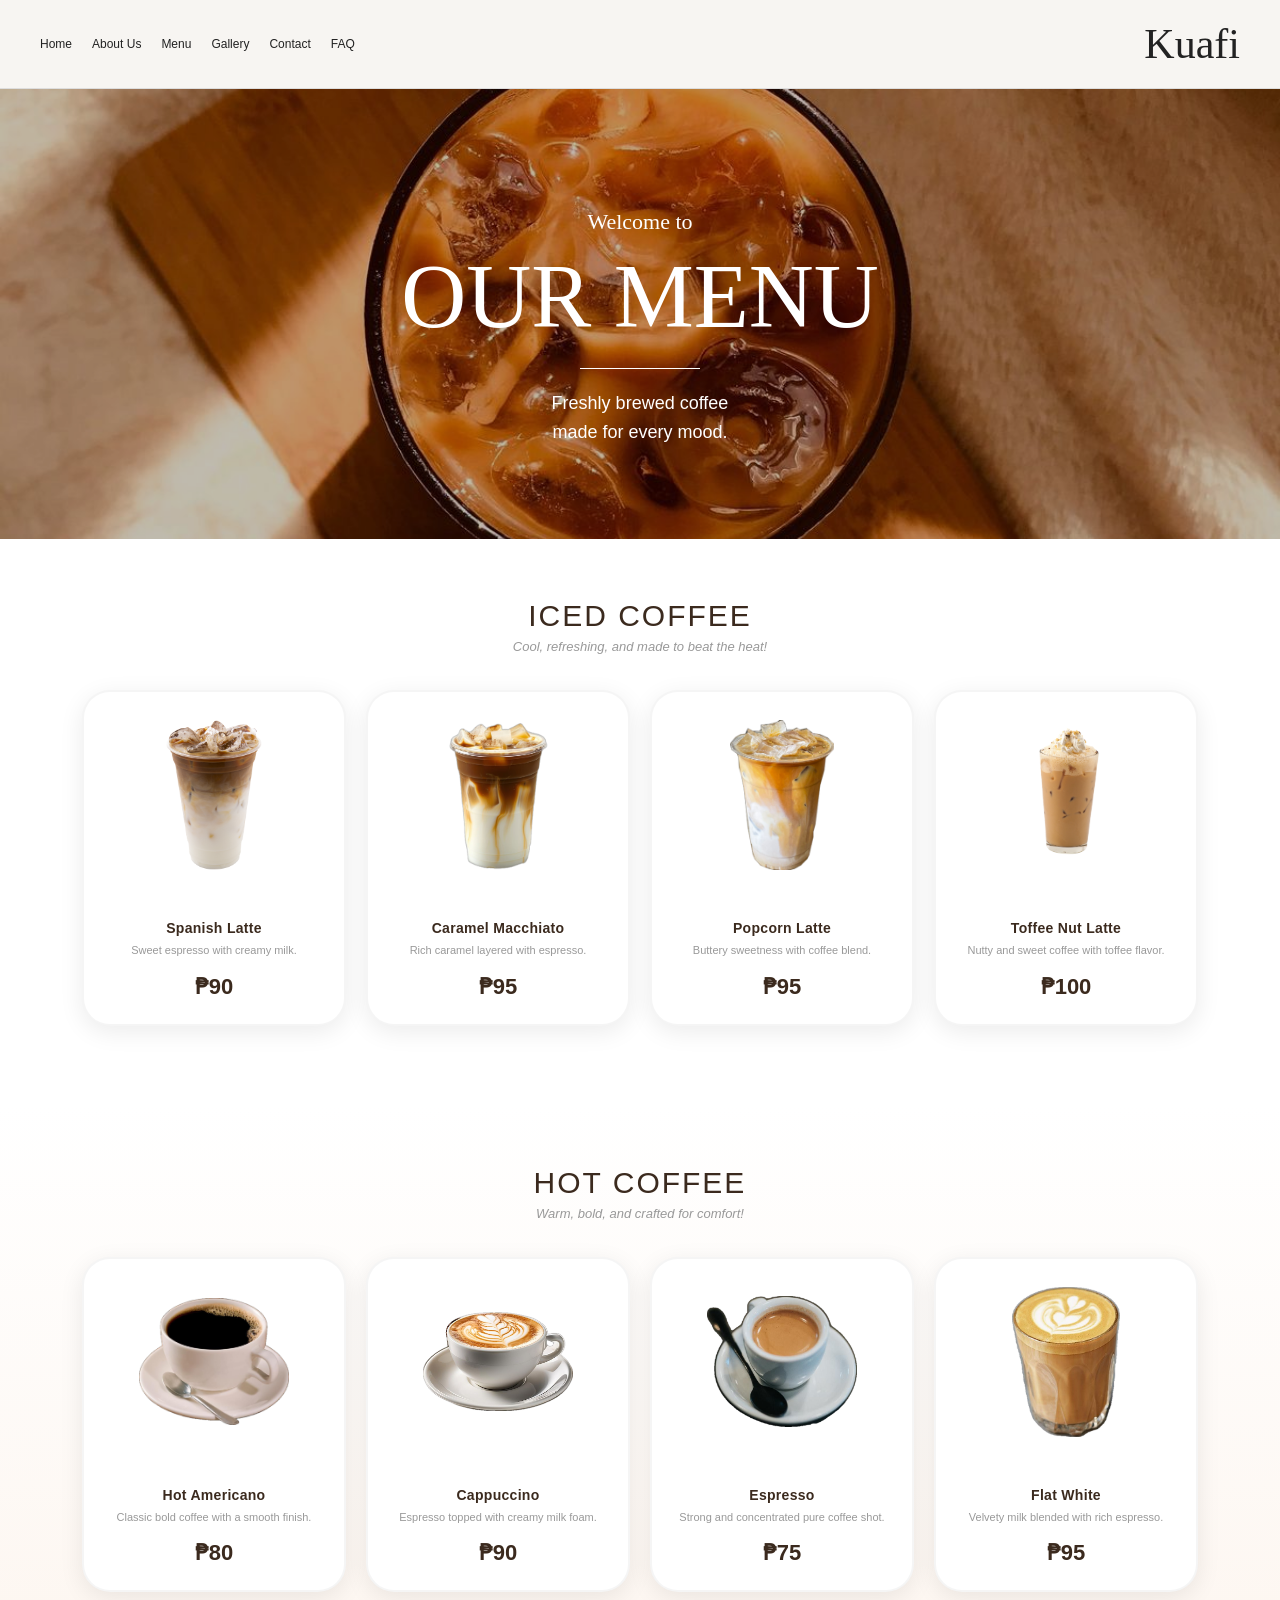
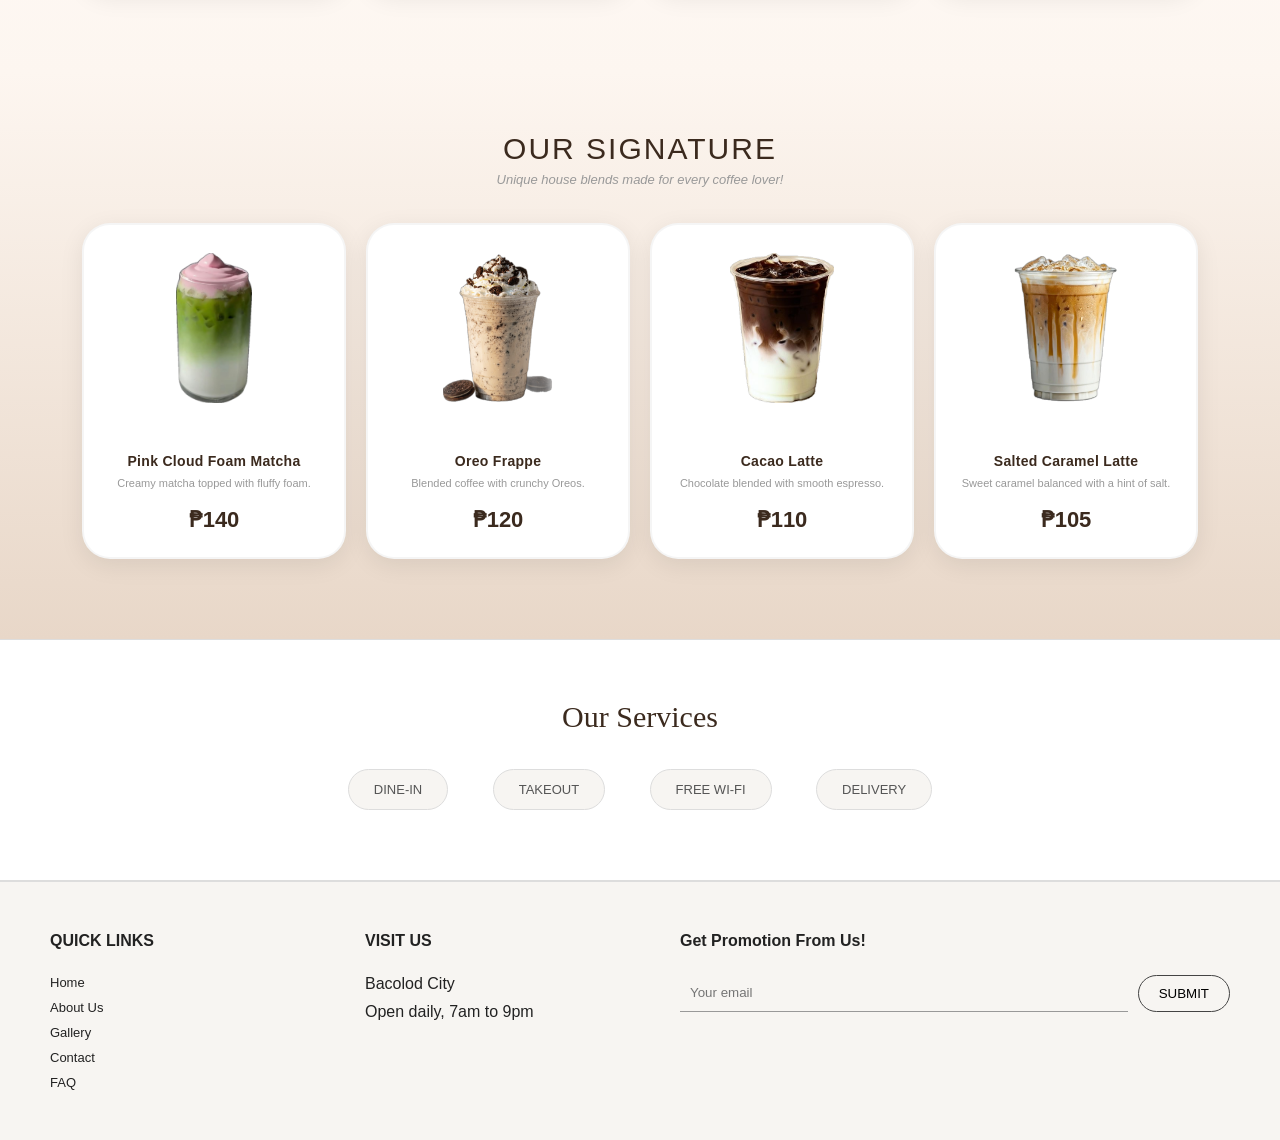
<file: SP.html>
<!DOCTYPE html>
<html lang="en">
<head>
    <meta charset="UTF-8">
    <title>Kuafi Services & Products</title>
    <link rel="stylesheet" href="SP.css">
</head>

<body>

<!-- header -->
<header>
    <div class="topnav">

        <div class="nav">
            <a href="#">Home</a>
            <a href="#">About Us</a>
            <a href="#">Menu</a>
            <a href="#">Gallery</a>
            <a href="#">Contact</a>
            <a href="#">FAQ</a>
        </div>

        <div class="logo">Kuafi</div>

    </div>
</header>

<!-- hero -->
<div class="hero">

    <div class="herooverlay"></div>

    <div class="herocontent">
        <p class="welcome">Welcome to</p>

        <h1>OUR MENU</h1>

        <div class="divider"></div>

        <p class="description">
            Freshly brewed coffee<br>
            made for every mood.
        </p>
    </div>

</div>

<!-- iced coffee -->
<div class="menusection">

    <h2>Iced Coffee</h2>
    <p class="sectionsub">Cool, refreshing, and made to beat the heat!</p>

    <div class="menuitems">
 
        <div class="menuitem">
            <div class="drinkimg">
                <img src="spanish.png">
            </div>        
            <h4>Spanish Latte</h4>
            <p class="itemdesc">Sweet espresso with creamy milk.</p>
            <p class="itemprice">₱90</p>
        </div>
 
        <div class="menuitem">
            <div class="drinkimg">
                <img src="carmac.png">
            </div>
            <h4>Caramel Macchiato</h4>
            <p class="itemdesc">Rich caramel layered with espresso.</p>
            <p class="itemprice">₱95</p>
        </div>
 
        <div class="menuitem">
            <div class="drinkimg">
                <img src="popcorn.png">
            </div>
            <h4>Popcorn Latte</h4>
            <p class="itemdesc">Buttery sweetness with coffee blend.</p>
            <p class="itemprice">₱95</p>
        </div>
 
        <div class="menuitem">
            <div class="drinkimg">
                <img src="toffee.png">
            </div>
            <h4>Toffee Nut Latte</h4>
            <p class="itemdesc">Nutty and sweet coffee with toffee flavor.</p>
            <p class="itemprice">₱100</p>
        </div>
 
    </div>
</div>

<!-- hot coffee -->
<div class="menusection hotsection">

    <h2>Hot Coffee</h2>
    <p class="sectionsub">Warm, bold, and crafted for comfort!</p>

    <div class="menuitems">
 
        <div class="menuitem">
            <div class="drinkimg">
                <img src="americano.png">
            </div>
            <h4>Hot Americano</h4>
            <p class="itemdesc">Classic bold coffee with a smooth finish.</p>
            <p class="itemprice">₱80</p>
        </div>
 
        <div class="menuitem">
            <div class="drinkimg">
                <img src="cap.png">
            </div>
            <h4>Cappuccino</h4>
            <p class="itemdesc">Espresso topped with creamy milk foam.</p>
            <p class="itemprice">₱90</p>
        </div>
 
        <div class="menuitem">
            <div class="drinkimg">
                <img src="espresso.png">
            </div>
            <h4>Espresso</h4>
            <p class="itemdesc">Strong and concentrated pure coffee shot.</p>
            <p class="itemprice">₱75</p>
        </div>
 
        <div class="menuitem">
            <div class="drinkimg">
                <img src="flat.png">
            </div>
            <h4>Flat White</h4>
            <p class="itemdesc">Velvety milk blended with rich espresso.</p>
            <p class="itemprice">₱95</p>
        </div>
 
    </div>
</div>

<!-- signature -->
<div class="menusection signaturesection">

    <h2>Our Signature</h2>
    <p class="sectionsub">Unique house blends made for every coffee lover!</p>

    <div class="menuitems">
 
        <div class="menuitem">
            <div class="drinkimg">
                <img src="cloud.png">
            </div>
            <h4>Pink Cloud Foam Matcha</h4>
            <p class="itemdesc">Creamy matcha topped with fluffy foam.</p>
            <p class="itemprice">₱140</p>
        </div>
 
        <div class="menuitem">
            <div class="drinkimg">
                <img src="oreo.png">
            </div>
            <h4>Oreo Frappe</h4>
            <p class="itemdesc">Blended coffee with crunchy Oreos.</p>
            <p class="itemprice">₱120</p>
        </div>
 
        <div class="menuitem">
            <div class="drinkimg">
                <img src="cacao.png">
            </div>
            <h4>Cacao Latte</h4>
            <p class="itemdesc">Chocolate blended with smooth espresso.</p>
            <p class="itemprice">₱110</p>
        </div>
 
        <div class="menuitem">
            <div class="drinkimg">
                <img src="salt.png">
            </div>
            <h4>Salted Caramel Latte</h4>
            <p class="itemdesc">Sweet caramel balanced with a hint of salt.</p>
            <p class="itemprice">₱105</p>
        </div>
 
    </div>
</div>

<!-- services -->
<div class="services">

    <h2>Our Services</h2>
    <p>DINE-IN</p>
    <p>TAKEOUT</p>
    <p>FREE WI-FI</p>
    <p>DELIVERY</p>

</div>

<!-- footer -->
<div class="footer">
 
    <div class="footer-column">
        <h4>QUICK LINKS</h4>
        <a href="#">Home</a>
        <a href="#">About Us</a>
        <a href="#">Gallery</a>
        <a href="#">Contact</a>
        <a href="#">FAQ</a>
    </div>
 
    <div class="footer-column">
        <h4>VISIT US</h4>
        <p>Bacolod City</p>
        <p>Open daily, 7am to 9pm</p>
    </div>
 
    <div class="footer-column newsletter">
        <h4>Get Promotion From Us!</h4>
        <form>
            <input type="email" placeholder="Your email">
            <button type="submit">SUBMIT</button>
        </form>
    </div>
 
</div>
</file>
<file: About Us.css>
* {
    margin: 0;
    padding: 0;
    box-sizing: border-box;
}

body {
    font-family: Arial, sans-serif;
    background: #f7f5f2;
    color: #222;
}

a {
    text-decoration: none;
    color: #222;
}

header {
    border-bottom: 1px solid #ddd;
}

.top-nav {
    display: flex;
    justify-content: space-between;
    align-items: center;
    padding: 25px 50px;
    border-bottom: 1px solid #ddd;
    background: #f7f5f2;
}

.nav {
    display: flex;
    gap: 30px;
    align-items: center;
}

.nav a {
    font-size: 14px;
    position: relative;
    transition: 0.3s;
    font-weight: 500;
}

.nav a:hover {
    color: #8B5E3C;
}

.nav a::after {
    content: "";
    position: absolute;
    left: 0;
    bottom: -6px;
    width: 0%;
    height: 2px;
    background: #8B5E3C;
    transition: .3s;
}

.nav a:hover::after {
    width: 100%;
}

.nav .active {
    color: #8B5E3C;
}

.nav .active::after {
    content: "";
    position: absolute;
    left: 0;
    bottom: -6px;
    width: 100%;
    height: 2px;
    background: #8B5E3C;
}

.logo {
    font-size: 42px;
    font-family: Georgia, serif;
    cursor: pointer;
    transition: .3s;
}

.logo:hover {
    transform: scale(1.05);
}

.btn {
    display: inline-block;
    padding: 10px 25px;
    border: 1px solid #444;
    border-radius: 30px;
    font-size: 12px;
    transition: 0.3s ease;
}

.btn:hover {
    background: #3B2A1E;
    color: white;
    transform: translateY(-3px);
    box-shadow: 0px 5px 15px rgba(0,0,0,0.2);
}

.about-hero {
    display: grid;
    grid-template-columns: 1fr 1fr;
    min-height: 600px;
    border-top: 1px solid #ddd;
}

.about-text {
    padding: 80px;
    display: flex;
    flex-direction: column;
    justify-content: center;
}

.about-text .btn{
    width: 40%;
    letter-spacing: 1px;
    text-align: center;
}

.about-text span {
    font-size: 14px;
    letter-spacing: 3px;
    margin-bottom: 20px;
}

.about-text h1 {
    font-size: 65px;
    font-weight: 400;
    line-height: 1;
    margin-bottom: 30px;
}

.about-text p {
    line-height: 1.8;
    max-width: 450px;
    margin-bottom: 30px;
}

.about-photo {
    display: flex;
    align-items: center;
    justify-content: center;
}

.mission {
    padding: 80px;
    text-align: center;
}

.mission h2 {
    font-size: 50px;
    margin-bottom: 50px;
    font-weight: 400;
}

.mission-grid {
    display: grid;
    grid-template-columns: repeat(3, 1fr);
    gap: 30px;
}

.mission-card {
    padding: 40px;
    background: white;
    border-radius: 10px;
    box-shadow: 0 5px 15px rgba(0,0,0,0.1);
    font-size: 20px;
}

.mission-card h3 {
    margin: 15px 0;
}

.mission-card p {
    font-size: 14px;
    line-height: 1.6;
}

.bottom-message {
    padding: 100px;
    text-align: center;
}

.bottom-message h2 {
    font-size: 50px;
    font-weight: 400;
    margin-bottom: 30px;
}

/* footer */
.footer{
    display:grid;
    grid-template-columns:1fr 1fr 2fr;
    gap:40px;
    padding:50px;
    border-top:1px solid #ddd;
}

.footer-column{
    display:flex;
    flex-direction:column;
    gap:10px;
}

.footer-column h4{
    margin-bottom:15px;
    cursor: default;
}

.footer-column a {
    position: relative;
    transition: 0.3s;
    text-decoration: none;
    color: #222;
}

.footer-column a:hover {
    color: #8B5E3C;
}

.footer-column a::after {
    content: "";
    position: absolute;
    left: 0;
    bottom: -4px;
    width: 0%;
    height: 2px;
    background: #8B5E3C;
    transition: 0.5s;
}

.footer-column a:hover::after {
    width: 30%;
}

.footer-column p{
    cursor: default;
}

.newsletter form{
    display:flex;
    gap:10px;
}

.newsletter input{
    flex:1;
    padding:10px;
    border:none;
    border-bottom:1px solid #999;
    background:transparent;
    outline:none;
}

.newsletter input:focus{
    border-bottom:2px solid #3B2A1E;
}

.newsletter button{
    padding:10px 20px;
    border:1px solid #444;
    border-radius:30px;
    background:none;
    cursor:pointer;
    transition: 0.3s;
}

.newsletter button:hover{
    background:#3B2A1E;
    color:white;
}

.placeholder{
    margin:auto;
    border-radius:4px;
}
</file>
<file: Contact Page.css>
* {
    margin: 0;
    padding: 0;
    box-sizing: border-box;
}

body {
    font-family: Arial, sans-serif;
    background: #f7f5f2;
    color: #222;
}

a {
    text-decoration: none;
    color: #222;
}

header {
    border-bottom: 1px solid #ddd;
}

.top-nav {
    display: flex;
    justify-content: space-between;
    align-items: center;
    padding: 25px 50px;
    border-bottom: 1px solid #ddd;
    background: #f7f5f2;
}

.nav {
    display: flex;
    gap: 30px;
    align-items: center;
}

.nav a {
    font-size: 14px;
    position: relative;
    transition: 0.3s;
    font-weight: 500;
}

.nav a:hover {
    color: #8B5E3C;
}

.nav a::after {
    content: "";
    position: absolute;
    left: 0;
    bottom: -6px;
    width: 0%;
    height: 2px;
    background: #8B5E3C;
    transition: .3s;
}

.nav a:hover::after {
    width: 100%;
}

.nav .active {
    color: #8B5E3C;
}

.nav .active::after {
    content: "";
    position: absolute;
    left: 0;
    bottom: -6px;
    width: 100%;
    height: 2px;
    background: #8B5E3C;
}

.logo {
    font-size: 42px;
    font-family: Georgia, serif;
    cursor: pointer;
    transition: .3s;
}

.logo:hover {
    transform: scale(1.05);
}

.btn {
    display: inline-block;
    padding: 10px 25px;
    border: 1px solid #444;
    border-radius: 30px;
    font-size: 12px;
    transition: 0.3s ease;
}

.btn:hover {
    background: #3B2A1E;
    color: white;
    transform: translateY(-3px);
    box-shadow: 0px 5px 15px rgba(0,0,0,0.2);
}

.contact-section {
    display: grid;
    grid-template-columns: 1fr 1fr;
    padding: 80px;
    gap: 60px;
    min-height: 600px;
}

.contact-info {
    display: flex;
    flex-direction: column;
    justify-content: center;
}

.contact-info span {
    font-size: 14px;
    letter-spacing: 3px;
    margin-bottom: 15px;
}

.contact-info h1 {
    font-size: 60px;
    font-weight: 400;
    line-height: 1;
    margin-bottom: 25px;
}

.contact-info p {
    line-height: 1.8;
    margin-bottom: 20px;
    max-width: 450px;
}

.info-box {
    margin-top: 20px;
    padding: 20px;
    border: 1px solid #ddd;
    border-radius: 10px;
    background: white;
}

.contact-form {
    padding: 40px;
    background: white;
    border-radius: 15px;
    box-shadow: 0px 5px 15px rgba(0,0,0,0.08);
}

.contact-form h2 {
    margin-bottom: 25px;
    font-weight: 400;
}

.contact-form form {
    display: flex;
    flex-direction: column;
    gap: 15px;
}

.contact-form input,
.contact-form textarea {
    padding: 15px;
    border: 1px solid #ddd;
    border-radius: 8px;
    outline: none;
    font-size: 14px;
}

.contact-form input:focus,
.contact-form textarea:focus {
    border-color: #555;
}

/* footer */
.footer{
    display:grid;
    grid-template-columns:1fr 1fr 2fr;
    gap:40px;
    padding:50px;
    border-top:1px solid #ddd;
}

.footer-column{
    display:flex;
    flex-direction:column;
    gap:10px;
}

.footer-column h4{
    margin-bottom:15px;
    cursor: default;
}

.footer-column a {
    position: relative;
    transition: 0.3s;
    text-decoration: none;
    color: #222;
}

.footer-column a:hover {
    color: #8B5E3C;
}

.footer-column a::after {
    content: "";
    position: absolute;
    left: 0;
    bottom: -4px;
    width: 0%;
    height: 2px;
    background: #8B5E3C;
    transition: 0.5s;
}

.footer-column a:hover::after {
    width: 30%;
}

.footer-column p{
    cursor: default;
}

.newsletter form{
    display:flex;
    gap:10px;
}

.newsletter input{
    flex:1;
    padding:10px;
    border:none;
    border-bottom:1px solid #999;
    background:transparent;
    outline:none;
}

.newsletter input:focus{
    border-bottom:2px solid #3B2A1E;
}

.newsletter button{
    padding:10px 20px;
    border:1px solid #444;
    border-radius:30px;
    background:none;
    cursor:pointer;
    transition: 0.3s;
}

.newsletter button:hover{
    background:#3B2A1E;
    color:white;
}

.placeholder{
    margin:auto;
    border-radius:4px;
}
</file>
<file: FAQ.css>
*{
    margin:0;
    padding:0;
    box-sizing:border-box;
}

body{
    font-family:Arial, sans-serif;
    background:#f7f5f2;
    color:#222;
}

a{
    text-decoration:none;
    color:#222;
}

header {
    border-bottom: 1px solid #ddd;
}

.topnav {
    display: flex;
    justify-content: space-between;
    align-items: center;
    padding: 25px 50px;
    border-bottom: 1px solid #ddd;
    background: #f7f5f2;
}

.nav {
    display: flex;
    gap: 30px;
    align-items: center;
}

.nav a {
    font-size: 14px;
    position: relative;
    transition: 0.3s;
    font-weight: 500;
    text-decoration: none;
    color: #222;
}

.nav a:hover {
    color: #8B5E3C;
}

.nav a::after {
    content: "";
    position: absolute;
    left: 0;
    bottom: -6px;
    width: 0%;
    height: 2px;
    background: #8B5E3C;
    transition:0.3s;
}

.nav a:hover::after {
    width: 100%;
}

.nav .active {
    color: #8B5E3C;
}

.nav .active::after {
    content: "";
    position: absolute;
    left: 0;
    bottom: -6px;
    width: 100%;
    height: 2px;
    background: #8B5E3C;
}

.logo {
    font-size: 42px;
    font-family: Georgia, serif;
    cursor: pointer;
    transition:0.3s;
}

.logo:hover {
    transform: scale(1.05);
}

.faq-intro{
    text-align:center;
    padding:70px 40px 50px;
}

.eyebrow{
    display:block;
    font-size:11px;
    letter-spacing:2px;
    color:#9c7a55;
    margin-bottom:18px;
}
 
.faq-intro h1{
    font-size:42px;
    font-weight:400;
    font-family:Georgia, serif;
    margin-bottom:20px;
}

.faq-intro p{
    max-width:420px;
    margin:0 auto;
    font-size:13px;
    line-height:1.7;
    color:#555;
}
 
.faq{
    max-width:700px;
    margin:0 auto;
    padding:0 40px 80px;
}

.faq-category{
    display:block;
    font-size:11px;
    letter-spacing:1px;
    color:#9c7a55;
    margin:35px 0 12px;
}

.faq-category:first-child{
    margin-top:0;
}

.faq-item{
    position:relative;
    border:1px solid #ddd;
    border-radius:10px;
    margin-bottom:10px;
    background:#fff;
    overflow:hidden;
    transition:border-color 0.2s ease, box-shadow 0.2s ease;
}

.faq-item:hover{
    border-color:#9c7a55;
    box-shadow:0 2px 8px rgba(0,0,0,0.06);
}

.faq-check{
    position:absolute;
    opacity:0;
    pointer-events:none;
}

.faq-question{
    position:relative;
    display:block;
    padding:18px 50px 18px 22px;
    font-family:Arial, sans-serif;
    font-size:14px;
    color:#222;
    cursor:pointer;
}

.faq-question::after{
    content:"+";
    position:absolute;
    right:22px;
    top:18px;
    font-size:16px;
    color:#444;
}

.faq-question:hover{
    color:#9c7a55;
}

/* minus sign */
.faq-check:checked ~ .faq-question::after{
    content:"\2212";
}

.faq-check:checked ~ .faq-question{
    font-weight:bold;
}

.faq-answer{
    max-height:0;
    overflow:hidden;
    transition:max-height 0.25s ease;
}

.faq-check:checked ~ .faq-answer{
    max-height:300px;
}

.faq-answer p{
    padding:0 22px 20px;
    font-size:13px;
    line-height:1.7;
    color:#555;
}

.footer{
    display:grid;
    grid-template-columns:1fr 1fr 2fr;
    gap:40px;
    padding:50px;
    border-top:1px solid #ddd;
}

.footer-column{
    display:flex;
    flex-direction:column;
    gap:10px;
}

.footer-column h4{
    margin-bottom:15px;
    cursor: default;
}

.footer-column a {
    position: relative;
    transition: 0.3s;
    text-decoration: none;
    color: #222;
}

.footer-column a:hover {
    color: #8B5E3C;
}

.footer-column a::after {
    content: "";
    position: absolute;
    left: 0;
    bottom: -4px;
    width: 0%;
    height: 2px;
    background: #8B5E3C;
    transition: 0.5s;
}

.footer-column a:hover::after {
    width: 30%;
}

.footer-column p{
    cursor: default;
}

.newsletter form{
    display:flex;
    gap:10px;
}

.newsletter input{
    flex:1;
    padding:10px;
    border:none;
    border-bottom:1px solid #999;
    background:transparent;
    outline:none;
}

.newsletter input:focus{
    border-bottom:2px solid #3B2A1E;
}

.newsletter button{
    padding:10px 20px;
    border:1px solid #444;
    border-radius:30px;
    background:none;
    cursor:pointer;
    transition: 0.3s;
}

.newsletter button:hover{
    background:#3B2A1E;
    color:white;
}

.placeholder{
    margin:auto;
    border-radius:4px;
}
</file>
<file: Gallery.css>
*{
    margin:0;
    padding:0;
    box-sizing:border-box;
}

body{
    font-family:Arial, sans-serif;
    background:#f7f5f2;
    color:#222;
}

a{
    text-decoration:none;
    color:#222;
}

header{
    border-bottom:1px solid #ddd;
}

.top-nav{
    display:flex;
    justify-content:space-between;
    align-items:center;
    padding:25px 50px;
    border-bottom:1px solid #ddd;
    background:#f7f5f2;
}

.nav{
    display:flex;
    gap:30px;
    align-items:center;
}

.nav a{
    font-size:14px;
    position:relative;
    transition:0.3s;
    font-weight:500;
}

.nav a:hover{
    color:#8B5E3C;
}

.nav a::after{
    content:"";
    position:absolute;
    left:0;
    bottom:-6px;
    width:0%;
    height:2px;
    background:#8B5E3C;
    transition:.3s;
}

.nav a:hover::after{
    width:100%;
}

.nav .active {
    color: #8B5E3C;
}

.nav .active::after {
    content: "";
    position: absolute;
    left: 0;
    bottom: -6px;
    width: 100%;
    height: 2px;
    background: #8B5E3C;
}

.logo{
    font-size:42px;
    font-family:Georgia, serif;
    cursor:pointer;
    transition:.3s;
}

.logo:hover{
    transform:scale(1.05);
}

.contents{
    height:500px;
    width:100%;
    background-image:url("coffeeandbread.jpg");
    background-size:cover;
    background-position:center;
    background-repeat:no-repeat;
    position:relative;
}
.contents-overlay{
    position:absolute;
    width:100%;
    height:100%;
    background:rgba(0,0,0,0.25);
}
.last-contents {
    position: absolute;
    bottom: 0;
    left: 0;
    width: 100%;
    height: 100%;
    padding: 60px;
    display: flex;
    flex-direction: column;
    justify-content: flex-end;
    color: #f7f5f2;
}

.last-contents h1{
    font-size:80px;
    font-family:Georgia, serif;
    font-weight:bold;
    margin-bottom:20px;
    cursor: default;
}
.caption{
    font-size:18px;
    line-height:1.6;
    cursor: default;
    text-align: left;
}

.bestsellers{
    padding:60px 40px;
    background:#ffffff;
}

.bestsellers h2{
    font-size:30px;
    font-weight:400;
    text-align:center;
    color:#3B2A1E;
    letter-spacing:2px;
    text-transform:uppercase;
    font-weight:bold;
    margin-bottom:10px;
    cursor:default;
    transition:0.3s;
}

.bestsellers h2:hover{
    letter-spacing:4px;
    text-shadow:0 0 1px #222;
}

.bestitems{
    text-align:center;
    font-size:0;
}

.bestitem{
    display:inline-block;
    vertical-align:top;
    font-size:14px;
    width:22%;
    margin-top:0;
    margin-right:10px;
    margin-bottom:20px;
    margin-left:10px;
    background:#ffffff;
    border-radius:28px;
    padding-top:28px;
    padding-right:20px;
    padding-bottom:24px;
    padding-left:20px;
    text-align:center;
    box-shadow:0 6px 24px rgba(0,0,0,0.08);
    border:2px solid rgba(0,0,0,0.04);
    transition:0.3s;
}

.bestitem:hover{
    transform:translateY(-8px);
    box-shadow:0 10px 30px rgba(0,0,0,0.12);
}

.drinkimg{
    width:150px;
    height:150px;
    margin:0 auto 50px;
    transition:0.4s;
}

.drinkimg img{
    width:100%;
    height:100%;
    object-fit:contain;
    display:block;
}

.bestitem:hover .drinkimg{
    transform:scale(1.05);
}

.bestitem h4{
    font-size:14px;
    font-weight:700;
    color:#3B2A1E;
    margin-bottom:6px;
    letter-spacing:0.3px;
    cursor:default;
}

.sectionsub {
    text-align: center;
    font-size: 13px;
    color: #999;
    margin-bottom:40px;
    font-style: italic;
    cursor: default;
}

.categories{
    display:flex;
    justify-content:center;
    gap:16px;
    margin-top:20px;
}

.products{
    display: flex;
    justify-content: space-between;
    gap: 15px;
}
.prod{
    background-color: white;
    border: 1px solid lightgray;
    text-align: center;
    padding: 40px;
    flex: 1;
    transition: transform 0.3s ease, box-shadow 0.3s ease;
}
.prod img{
    width: 60px;
    height: 60px;
}

.prod:hover{
    transform: translateY(-8px) scale(1.05);
    box-shadow: 0 10px 30px rgba(0,0,0,0.12);
}
.contents2{
    max-width:1100px;
    margin:60px auto;
    display:flex;
    align-items:center;
    justify-content:space-between;
    background:linear-gradient(to right, #4a2410, #b87e52);
    border-radius:18px;
    overflow:hidden;
    padding:40px 50px;
    gap:40px;
}

.control2{
    flex:1;
    color:white;
}

.control2 h1{
    font-size:42px;
    font-family:Georgia, serif;
    margin-bottom:15px;
    line-height:1.1;
}

.control2 p{
    font-size:16px;
    line-height:1.7;
    margin-bottom:25px;
    max-width:320px;
}

.galleryimage{
    flex:1;
    display:flex;
    justify-content:flex-end;
}

.galleryimage img{
    width:100%;
    max-width:470px;
    height:280px;
    object-fit:cover;
    border-radius:12px;
}

.pindot-2{
    display:inline-block;
    padding:12px 25px;
    border:1px solid #ddd;
    border-radius:30px;
    background:#f7f5f2;
    color:#555;
    font-size:13px;
    letter-spacing:1px;
    cursor:pointer;
    transition:0.3s;
    width:20%;
}

.pindot-2:hover{
    background:#3B2A1E;
    color:white;
    transform:translateY(-3px);
    border: 1px solid #3B2A1E;
}

.collectionsection{
    padding:40px 40px 60px;
    background:#f7f5f2;
}

.collectionsection h2{
    font-size:30px;
    font-weight:700;
    text-align:center;
    color:#3B2A1E;
    letter-spacing:2px;
    text-transform:uppercase;
    margin-bottom:6px;
}

.collectionsection h2:hover{
    letter-spacing:4px;
    cursor: default;
}

.collectionsection p{
    text-align:center;
    font-size:13px;
    color:#999;
    margin-bottom:30px;
    font-style:italic;
    cursor: default;
}

.collectiongrid{
    max-width:1100px;
    margin:0 auto;
    display:grid;
    grid-template-columns:repeat(3, 1fr);
    gap:24px;
}

.collectioncard{
    background:#fff;
    border-radius:28px;
    overflow:hidden;
    box-shadow:0 6px 24px rgba(0,0,0,0.08);
    transition:0.3s;
}

.collectioncard:hover{
    transform:translateY(-6px);
    box-shadow:0 10px 30px rgba(0,0,0,0.12);
}

.collectioncard img{
    width:100%;
    height:260px;
    object-fit:cover;
    display:block;
}

.cta-grid{
    display:grid;
    grid-template-columns:1fr 1fr;
}

.cta-text{
    padding:60px;
    border-right:1px solid #ddd;
}

.cta-text p{
    max-width:350px;
    margin-bottom:40px;
    line-height:1.6;
}

.cta-text h2{
    margin-top:50px;
    font-size:52px;
    font-weight:400;
}

.cta-image .bag{
    height:450px;
}

.btn{
    display:inline-block;
    padding:10px 25px;
    border:1px solid #444;
    border-radius:30px;
    font-size:12px;
}

.footer{
    display:grid;
    grid-template-columns:1fr 1fr 2fr;
    gap:40px;
    padding:50px;
    border-top:1px solid #ddd;
}

.footer-column{
    display:flex;
    flex-direction:column;
    gap:10px;
}

.footer-column h4{
    margin-bottom:15px;
    cursor: default;
}

.footer-column a {
    position: relative;
    transition: 0.3s;
    text-decoration: none;
    color: #222;
}

.footer-column a:hover {
    color: #8B5E3C;
}

.footer-column a::after {
    content: "";
    position: absolute;
    left: 0;
    bottom: -4px;
    width: 0%;
    height: 2px;
    background: #8B5E3C;
    transition: 0.5s;
}

.footer-column a:hover::after {
    width: 30%;
}

.footer-column p{
    cursor: default;
}

.newsletter form{
    display:flex;
    gap:10px;
}

.newsletter input{
    flex:1;
    padding:10px;
    border:none;
    border-bottom:1px solid #999;
    background:transparent;
    outline:none;
}

.newsletter input:focus{
    border-bottom:2px solid #3B2A1E;
}

.newsletter button{
    padding:10px 20px;
    border:1px solid #444;
    border-radius:30px;
    background:none;
    cursor:pointer;
    transition: 0.3s;
}

.newsletter button:hover{
    background:#3B2A1E;
    color:white;
}

.placeholder{
    margin:auto;
    border-radius:4px;
}
</file>
<file: HomePage.css>
*{
    margin:0;
    padding:0;
    box-sizing:border-box;
}

body{
    font-family:Arial, sans-serif;
    background:#f7f5f2;
    color:#222;
}

a{
    text-decoration:none;
    color:#222;
}

header{
    border-bottom:1px solid #ddd;
}

.top-nav{
    display:flex;
    justify-content:space-between;
    align-items:center;
    padding:25px 50px;
    border-bottom:1px solid #ddd;
    background:#f7f5f2;
}

.nav{
    display:flex;
    gap:30px;
    align-items:center;
}

.nav a{
    font-size:14px;
    position:relative;
    transition:0.3s;
    font-weight:500;
}

.nav a:hover{
    color:#8B5E3C;
}

.nav a::after{
    content:"";
    position:absolute;
    left:0;
    bottom:-6px;
    width:0%;
    height:2px;
    background:#8B5E3C;
    transition:.3s;
}

.nav a:hover::after{
    width:100%;
}

.nav .active {
    color: #8B5E3C;
}

.nav .active::after {
    content: "";
    position: absolute;
    left: 0;
    bottom: -6px;
    width: 100%;
    height: 2px;
    background: #8B5E3C;
}

.logo{
    font-size:42px;
    font-family:Georgia, serif;
    cursor:pointer;
    transition:.3s;
}

.logo:hover{
    transform:scale(1.05);
}

.hero-grid{
    display:grid;
    grid-template-columns:1fr 1fr;
    min-height:500px;
}

.hero-text{
    padding:60px;
    border-right:1px solid #ddd;
}

.hero-text p{
    max-width:300px;
    margin-bottom:40px;
    font-size:13px;
    line-height:1.7;
}

.hero-text h1{
    margin-top:50px;
    font-size:54px;
    line-height:1;
    font-weight:400;
}

.hero-text span{
    font-style: italic;
    font-family: Georgia, serif;
    display: inline-block;
    transition:.3s;
}

.hero-text span:hover{
    font-style: italic;
    font-family: Georgia, serif;
    text-shadow: 0 0 2px #222;
    transform:scale(1.10);
    cursor: default;
}

.hero-image {
    background: #E8DCC8;
    display: flex;
    align-items: center;
    justify-content: center;
}

.hero-image img{
    width:100%;
    height:500px;
    object-fit: cover;
}

.bestsellers {
    padding: 60px 40px;
    background: #ffffff;
}

.bestsellers h2 {
    font-size: 30px;
    font-weight: 400;
    text-align: center;
    color: #3B2A1E;
    letter-spacing: 2px;
    text-transform: uppercase;
    font-weight: bold;
    margin-bottom: 50px;
    cursor: default;
    transition: 0.3s;
}

.bestsellers h2:hover{
    letter-spacing:4px;
    text-shadow: 0 0 1px #222;
}

.bestitems {
    text-align: center;
    font-size: 0;
}
 
.bestitem {
    display: inline-block;
    vertical-align: top;
    font-size: 14px;
    width: 22%;
    margin-top: 0;
    margin-right: 10px;
    margin-bottom: 20px;
    margin-left: 10px;
    background: #ffffff;
    border-radius: 28px;
    padding-top: 28px;
    padding-right: 20px;
    padding-bottom: 24px;
    padding-left: 20px;
    text-align: center;
    box-shadow: 0 6px 24px rgba(0,0,0,0.08);
    border: 2px solid rgba(0,0,0,0.04);
    transition:0.3s;
}

.bestitem:hover{
    transform:translateY(-8px);
    box-shadow:0 10px 30px rgba(0,0,0,0.12);
}

.drinkimg {
    width: 150px;
    height: 150px;
    margin: 0 auto 50px;
    transition:0.4s;
}

.drinkimg img {
    width: 100%;
    height: 100%;
    object-fit: contain;
    display: block;
}

.bestitem:hover .drinkimg{
    transform:scale(1.05);
}

.bestitem h4 {
    font-size: 14px;
    font-weight: 700;
    color: #3B2A1E;
    margin-bottom: 6px;
    letter-spacing: 0.3px;
    cursor: default;
}

.feature-grid{
    display:grid;
    grid-template-columns:1fr 1fr;
}

.feature-image{
    border-right:1px solid #ddd;
}

.feature-image img{
    height:550px;
}

.feature-content{
    display:grid;
    grid-template-rows:1fr 1fr;
}

.feature-box{
    border-bottom:1px solid #ddd;
    padding:50px;
}

.feature-box h2{
    font-size:48px;
    font-weight:400;
    margin-bottom:15px;
}

.feature-box p{
    margin-bottom:25px;
}

.cta-grid{
    display:grid;
    grid-template-columns:1fr 1fr;
}

.cta-text{
    padding:60px;
    border-right:1px solid #ddd;
}

.cta-text p{
    max-width:350px;
    margin-bottom:40px;
    line-height:1.6;
}

.cta-text h2{
    margin-top:50px;
    font-size:52px;
    font-weight:400;
}

.cta-image img {
    width: 100%;
    height: 450px;
    object-fit: cover;
}

.btn {
    display: inline-block;
    padding: 10px 25px;
    border: 1px solid #444;
    border-radius: 30px;
    font-size: 12px;
    transition: 0.3s ease;
}

.btn:hover {
    background: #3B2A1E;
    color: white;
    transform: translateY(-3px);
    box-shadow: 0px 5px 15px rgba(0,0,0,0.2);
}

/* footer */
.footer{
    display:grid;
    grid-template-columns:1fr 1fr 2fr;
    gap:40px;
    padding:50px;
    border-top:1px solid #ddd;
}

.footer-column{
    display:flex;
    flex-direction:column;
    gap:10px;
}

.footer-column h4{
    margin-bottom:15px;
    cursor: default;
}

.footer-column a {
    position: relative;
    transition: 0.3s;
    text-decoration: none;
    color: #222;
}

.footer-column a:hover {
    color: #8B5E3C;
}

.footer-column a::after {
    content: "";
    position: absolute;
    left: 0;
    bottom: -4px;
    width: 0%;
    height: 2px;
    background: #8B5E3C;
    transition: 0.5s;
}

.footer-column a:hover::after {
    width: 30%;
}

.footer-column p{
    cursor: default;
}

.newsletter form{
    display:flex;
    gap:10px;
}

.newsletter input{
    flex:1;
    padding:10px;
    border:none;
    border-bottom:1px solid #999;
    background:transparent;
    outline:none;
}

.newsletter input:focus{
    border-bottom:2px solid #3B2A1E;
}

.newsletter button{
    padding:10px 20px;
    border:1px solid #444;
    border-radius:30px;
    background:none;
    cursor:pointer;
    transition: 0.3s;
}

.newsletter button:hover{
    background:#3B2A1E;
    color:white;
}

.placeholder{
    margin:auto;
    border-radius:4px;
}
</file>
<file: Services&Products.css>
*{
    margin:0;
    padding:0;
    box-sizing:border-box;
}

body{
    font-family:Arial, sans-serif;
    background:#f7f5f2;
    color:#222;
}

/* header */
header {
    border-bottom: 1px solid #ddd;
}

.topnav {
    display: flex;
    justify-content: space-between;
    align-items: center;
    padding: 25px 50px;
    border-bottom: 1px solid #ddd;
    background: #f7f5f2;
}

.nav {
    display: flex;
    gap: 30px;
    align-items: center;
}

.nav a {
    font-size: 14px;
    position: relative;
    transition: 0.3s;
    font-weight: 500;
    text-decoration: none;
    color: #222;
}

.nav a:hover {
    color: #8B5E3C;
}

.nav a::after {
    content: "";
    position: absolute;
    left: 0;
    bottom: -6px;
    width: 0%;
    height: 2px;
    background: #8B5E3C;
    transition:0.3s;
}

.nav a:hover::after {
    width: 100%;
}

.nav .active {
    color: #8B5E3C;
}

.nav .active::after {
    content: "";
    position: absolute;
    left: 0;
    bottom: -6px;
    width: 100%;
    height: 2px;
    background: #8B5E3C;
}

.logo {
    font-size: 42px;
    font-family: Georgia, serif;
    cursor: pointer;
    transition:0.3s;
}

.logo:hover {
    transform: scale(1.05);
}

/* hero */
.hero{
    height:450px;
    width:100%;
    background-image:url("coffee.jpg");
    background-size:cover;
    background-position:center;
    background-repeat:no-repeat;
    position:relative;
}

.herooverlay{
    position:absolute;
    width:100%;
    height:100%;
    background:rgba(0,0,0,0.25);
}

.herocontent{
    position:absolute;
    bottom: 30px;
    left:0;
    width:100%;
    height:100%;
    padding-top:150px;
    text-align:center;
    color:white;
}

.welcome{
    font-size:22px;
    font-family:Georgia, serif;
    margin-bottom:10px;
    cursor: default;
}

.herocontent h1{
    font-size:90px;
    font-family:Georgia, serif;
    font-weight:lighter;
    margin-bottom:20px;
    cursor: default;
}

.divider{
    width:120px;
    height:1px;
    background:white;
    margin:20px auto;
}

.description{
    font-size:18px;
    line-height:1.6;
    cursor: default;
}

/* menu sections */
.menusection {
    padding: 60px 40px;
    background: #ffffff;
}
 
.hotsection{
    background:linear-gradient(to bottom, #ffffff, #fdf6f0);
}
 
.signaturesection{
    background:linear-gradient(to bottom, #fdf6f0, #e8d7c8);
}
 
.menusection h2 {
    font-size: 30px;
    font-weight: 400;
    text-align: center;
    color: #3B2A1E;
    letter-spacing: 2px;
    text-transform: uppercase;
    margin-bottom: 6px;
    cursor: default;
    transition: 0.3s;
}

.menusection h2:hover{
    letter-spacing:4px;
}
 
.sectionsub {
    text-align: center;
    font-size: 13px;
    color: #999;
    margin-bottom: 36px;
    font-style: italic;
    cursor: default;
}

/* menu item grid */
.menuitems {
    text-align: center;
    font-size: 0;
}
 
.menuitem {
    display: inline-block;
    vertical-align: top;
    font-size: 14px;
    width: 22%;
    margin-top: 0;
    margin-right: 10px;
    margin-bottom: 20px;
    margin-left: 10px;
    background: #ffffff;
    border-radius: 28px;
    padding-top: 28px;
    padding-right: 20px;
    padding-bottom: 24px;
    padding-left: 20px;
    text-align: center;
    box-shadow: 0 6px 24px rgba(0,0,0,0.08);
    border: 2px solid rgba(0,0,0,0.04);
    transition:0.3s;
}

.menuitem:hover{
    transform:translateY(-8px);
    box-shadow:0 10px 30px rgba(0,0,0,0.12);
}
 
.hotsection .menuitem {
    background: #ffffff;
}

/* drink image */
.drinkimg {
    width: 150px;
    height: 150px;
    margin: 0 auto 50px;
    transition:0.4s;
}

.drinkimg img {
    width: 100%;
    height: 100%;
    object-fit: contain;
    display: block;
}

.menuitem:hover .drinkimg{
    transform:scale(1.05);
}

/* card text */
.menuitem h4 {
    font-size: 14px;
    font-weight: 700;
    color: #3B2A1E;
    margin-bottom: 6px;
    letter-spacing: 0.3px;
    cursor: default;
}
 
.itemdesc {
    font-size: 11px;
    color: #999;
    margin-bottom: 14px;
    line-height: 1.6;
    cursor: default;
}
 
.itemprice {
    font-size: 22px;
    font-weight: 700;
    color: #3B2A1E;
    cursor: default;
}

/* services */
.services{
    padding:60px 40px;
    text-align:center;
    background:#ffffff;
    border-top:1px solid #ddd;
    border-bottom:1px solid #ddd;
}

.services h2{
    font-size:30px;
    font-weight:400;
    color:#3B2A1E;
    margin-bottom:25px;
    font-family:Georgia, serif;
    cursor: default;
}

.services p{
    display:inline-block;
    margin:10px 20px;
    padding:12px 25px;
    border:1px solid #ddd;
    border-radius:30px;
    font-size:13px;
    color:#555;
    background:#f7f5f2;
    cursor: default;
    transition:0.3s;
}

.services p:hover{
    background:#3B2A1E;
    color:white;
    cursor: default;
}

/* footer */
.footer{
    display:grid;
    grid-template-columns:1fr 1fr 2fr;
    gap:40px;
    padding:50px;
    border-top:1px solid #ddd;
}

.footer-column{
    display:flex;
    flex-direction:column;
    gap:10px;
}

.footer-column h4{
    margin-bottom:15px;
    cursor: default;
}

.footer-column a {
    position: relative;
    transition: 0.3s;
    text-decoration: none;
    color: #222;
}

.footer-column a:hover {
    color: #8B5E3C;
}

.footer-column a::after {
    content: "";
    position: absolute;
    left: 0;
    bottom: -4px;
    width: 0%;
    height: 2px;
    background: #8B5E3C;
    transition: 0.5s;
}

.footer-column a:hover::after {
    width: 30%;
}

.footer-column p{
    cursor: default;
}

.newsletter form{
    display:flex;
    gap:10px;
}

.newsletter input{
    flex:1;
    padding:10px;
    border:none;
    border-bottom:1px solid #999;
    background:transparent;
    outline:none;
}

.newsletter input:focus{
    border-bottom:2px solid #3B2A1E;
}

.newsletter button{
    padding:10px 20px;
    border:1px solid #444;
    border-radius:30px;
    background:none;
    cursor:pointer;
    transition: 0.3s;
}

.newsletter button:hover{
    background:#3B2A1E;
    color:white;
}

.placeholder{
    margin:auto;
    border-radius:4px;
}
</file>
<file: SP.css>
*{
    margin:0;
    padding:0;
    box-sizing:border-box;
}

body{
    font-family:Arial, sans-serif;
    background:#f7f5f2;
    color:#222;
}

/* header */
header{
    border-bottom:1px solid #ddd;
}

.topnav{
    display:flex;
    justify-content:space-between;
    align-items:center;
    padding:20px 40px;
}

.nav{
    display:flex;
    gap:20px;
    font-size:12px;
}

.nav a{
    display:flex;
    gap:20px;
    font-size:12px;
    text-decoration:none;
    color:#222;
    transition: 0.3s;
}

.nav a:hover{
    color:#8b5e3c;
}

.logo{
    font-size:42px;
    font-family:Georgia, serif;
    cursor: default;
}

/* hero */
.hero{
    height:450px;
    width:100%;
    background-image:url("coffee.jpg");
    background-size:cover;
    background-position:center;
    background-repeat:no-repeat;
    position:relative;
}

.herooverlay{
    position:absolute;
    width:100%;
    height:100%;
    background:rgba(0,0,0,0.25);
}

.herocontent{
    position:absolute;
    bottom: 30px;
    left:0;
    width:100%;
    height:100%;
    padding-top:150px;
    text-align:center;
    color:white;
}

.welcome{
    font-size:22px;
    font-family:Georgia, serif;
    margin-bottom:10px;
    cursor: default;
}

.herocontent h1{
    font-size:90px;
    font-family:Georgia, serif;
    font-weight:lighter;
    margin-bottom:20px;
    cursor: default;
}

.divider{
    width:120px;
    height:1px;
    background:white;
    margin:20px auto;
}

.description{
    font-size:18px;
    line-height:1.6;
    cursor: default;
}

/* menu sections */
.menusection {
    padding: 60px 40px;
    background: #ffffff;
}
 
.hotsection{
    background:linear-gradient(to bottom, #ffffff, #fdf6f0);
}
 
.signaturesection{
    background:linear-gradient(to bottom, #fdf6f0, #e8d7c8);
}
 
.menusection h2 {
    font-size: 30px;
    font-weight: 400;
    text-align: center;
    color: #3B2A1E;
    letter-spacing: 2px;
    text-transform: uppercase;
    margin-bottom: 6px;
    cursor: default;
    transition: 0.3s;
}

.menusection h2:hover{
    letter-spacing:4px;
}
 
.sectionsub {
    text-align: center;
    font-size: 13px;
    color: #999;
    margin-bottom: 36px;
    font-style: italic;
    cursor: default;
}

/* menu item grid */
.menuitems {
    text-align: center;
    font-size: 0;
}
 
.menuitem {
    display: inline-block;
    vertical-align: top;
    font-size: 14px;
    width: 22%;
    margin-top: 0;
    margin-right: 10px;
    margin-bottom: 20px;
    margin-left: 10px;
    background: #ffffff;
    border-radius: 28px;
    padding-top: 28px;
    padding-right: 20px;
    padding-bottom: 24px;
    padding-left: 20px;
    text-align: center;
    box-shadow: 0 6px 24px rgba(0,0,0,0.08);
    border: 2px solid rgba(0,0,0,0.04);
    transition:0.3s;
}

.menuitem:hover{
    transform:translateY(-8px);
    box-shadow:0 10px 30px rgba(0,0,0,0.12);
}
 
.altsection .menuitem {
    background: #ffffff;
}

/* drink image */
.drinkimg {
    width: 150px;
    height: 150px;
    margin: 0 auto 50px;
    transition:0.4s;
}

.drinkimg img {
    width: 100%;
    height: 100%;
    object-fit: contain;
    display: block;
}

.menuitem:hover .drinkimg{
    transform:scale(1.05);
}

/* card text */
.menuitem h4 {
    font-size: 14px;
    font-weight: 700;
    color: #3B2A1E;
    margin-bottom: 6px;
    letter-spacing: 0.3px;
    cursor: default;
}
 
.itemdesc {
    font-size: 11px;
    color: #999;
    margin-bottom: 14px;
    line-height: 1.6;
    cursor: default;
}
 
.itemprice {
    font-size: 22px;
    font-weight: 700;
    color: #3B2A1E;
    cursor: default;
}

/* services */
.services{
    padding:60px 40px;
    text-align:center;
    background:#ffffff;
    border-top:1px solid #ddd;
    border-bottom:1px solid #ddd;
}

.services h2{
    font-size:30px;
    font-weight:400;
    color:#3B2A1E;
    margin-bottom:25px;
    font-family:Georgia, serif;
    cursor: default;
}

.services p{
    display:inline-block;
    margin:10px 20px;
    padding:12px 25px;
    border:1px solid #ddd;
    border-radius:30px;
    font-size:13px;
    color:#555;
    background:#f7f5f2;
    cursor: default;
    transition:0.3s;
}

.services p:hover{
    background:#3B2A1E;
    color:white;
    cursor: pointer;
}

/* footer */
.footer{
    display:grid;
    grid-template-columns:1fr 1fr 2fr;
    gap:40px;
    padding:50px;
    border-top:1px solid #ddd;
}

.footer-column{
    display:flex;
    flex-direction:column;
    gap:10px;
}

.footer-column h4{
    margin-bottom:15px;
    cursor: default;
}

.footer-column a{
    text-decoration:none;
    color:#222;
    font-size:13px;
    transition: 0.3s;
}

.footer-column a:hover{
    color:#8b5e3c;
}

.footer-column p{
    cursor: default;
}

.newsletter form{
    display:flex;
    gap:10px;
}

.newsletter input{
    flex:1;
    padding:10px;
    border:none;
    border-bottom:1px solid #999;
    background:transparent;
    outline:none;
}

.newsletter input:focus{
    border-bottom:2px solid #3B2A1E;
}

.newsletter button{
    padding:10px 20px;
    border:1px solid #444;
    border-radius:30px;
    background:none;
    cursor:pointer;
    transition: 0.3s;
}

.newsletter button:hover{
    background:#3B2A1E;
    color:white;
}

.placeholder{
    margin:auto;
    border-radius:4px;
}
</file>
